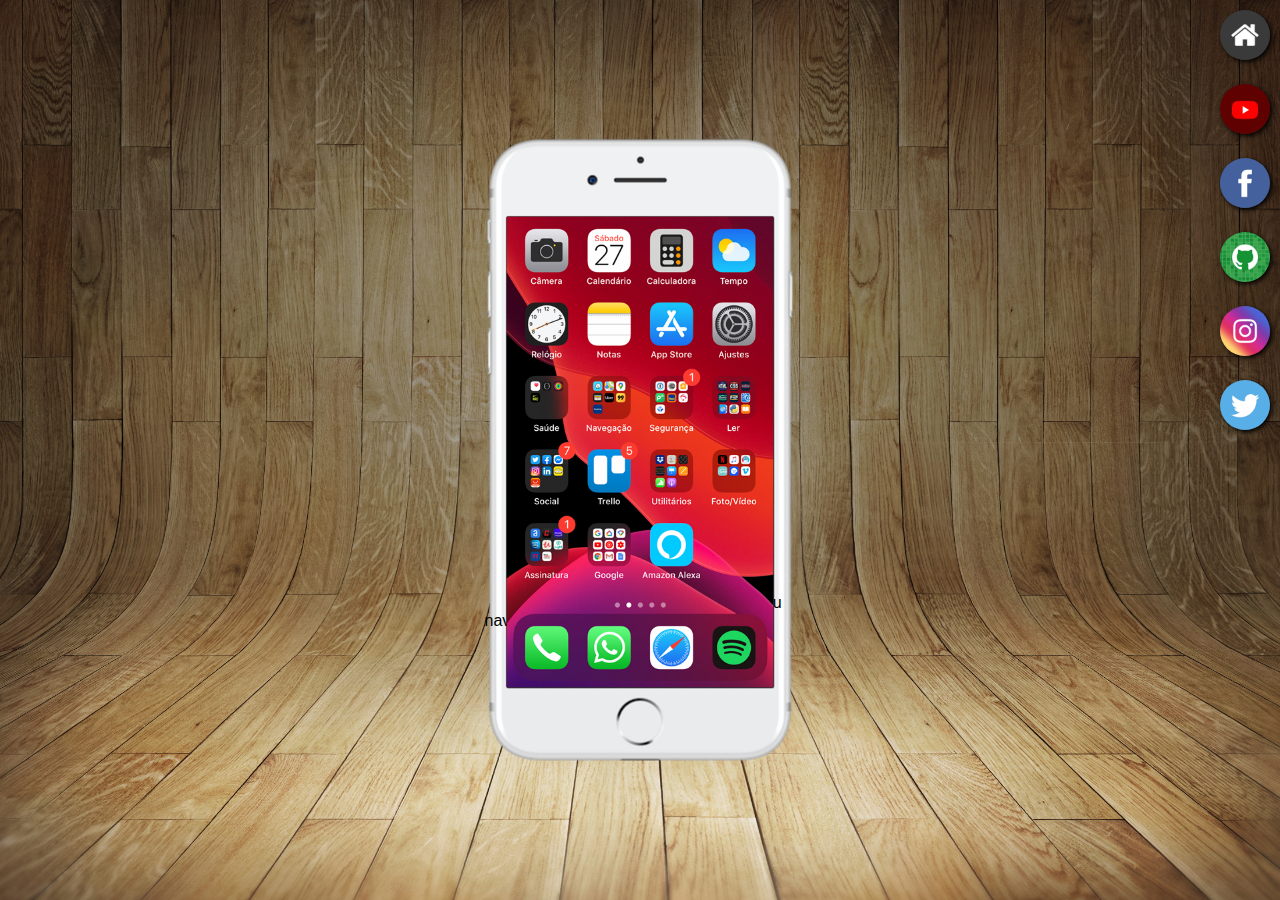
<file: index.html>
<!DOCTYPE html>
<html lang="pt-br">
<head>
    <meta charset="UTF-8">
    <meta name="viewport" content="width=device-width, initial-scale=1.0">
    <title>projeto rede sociais</title>
    <link rel="shortcut icon" href="favicon.ico" type="image/x-icon">
    <link rel="stylesheet" href="stilos/style.css">
</head>
<body>
 <main>
    <section id="telefone">
     <iframe src="home.html" name="tela" id="tela" frameborder="0"></iframe>
     seu navegador não compatível com isso
    </section>
    <section id="redes-sociais">
     <a href="home.html" target="tela"><img src="imagens/logo-home.jpg" alt="home"></a><br>
     <a href="youtube.html" target="tela"><img src="imagens/logo-youtube.jpg" alt="youtube"></a><br>
     <a href="facebook.html" target="tela"><img src="imagens/logo-facebook.jpg" alt="facebook"></a><br>
     <a href="github.html" target="tela"><img src="imagens/logo-github.jpg" alt="github"></a><br>
     <a href="instagram.html" target="tela"><img src="imagens/logo-instagram.jpg" alt="instagram"></a><br>
     <a href="#" target="tela"><img src="imagens/logo-twitter.jpg" alt="twiter"></a>
    </section>
 </main>
    
</body>
</html>
</file>
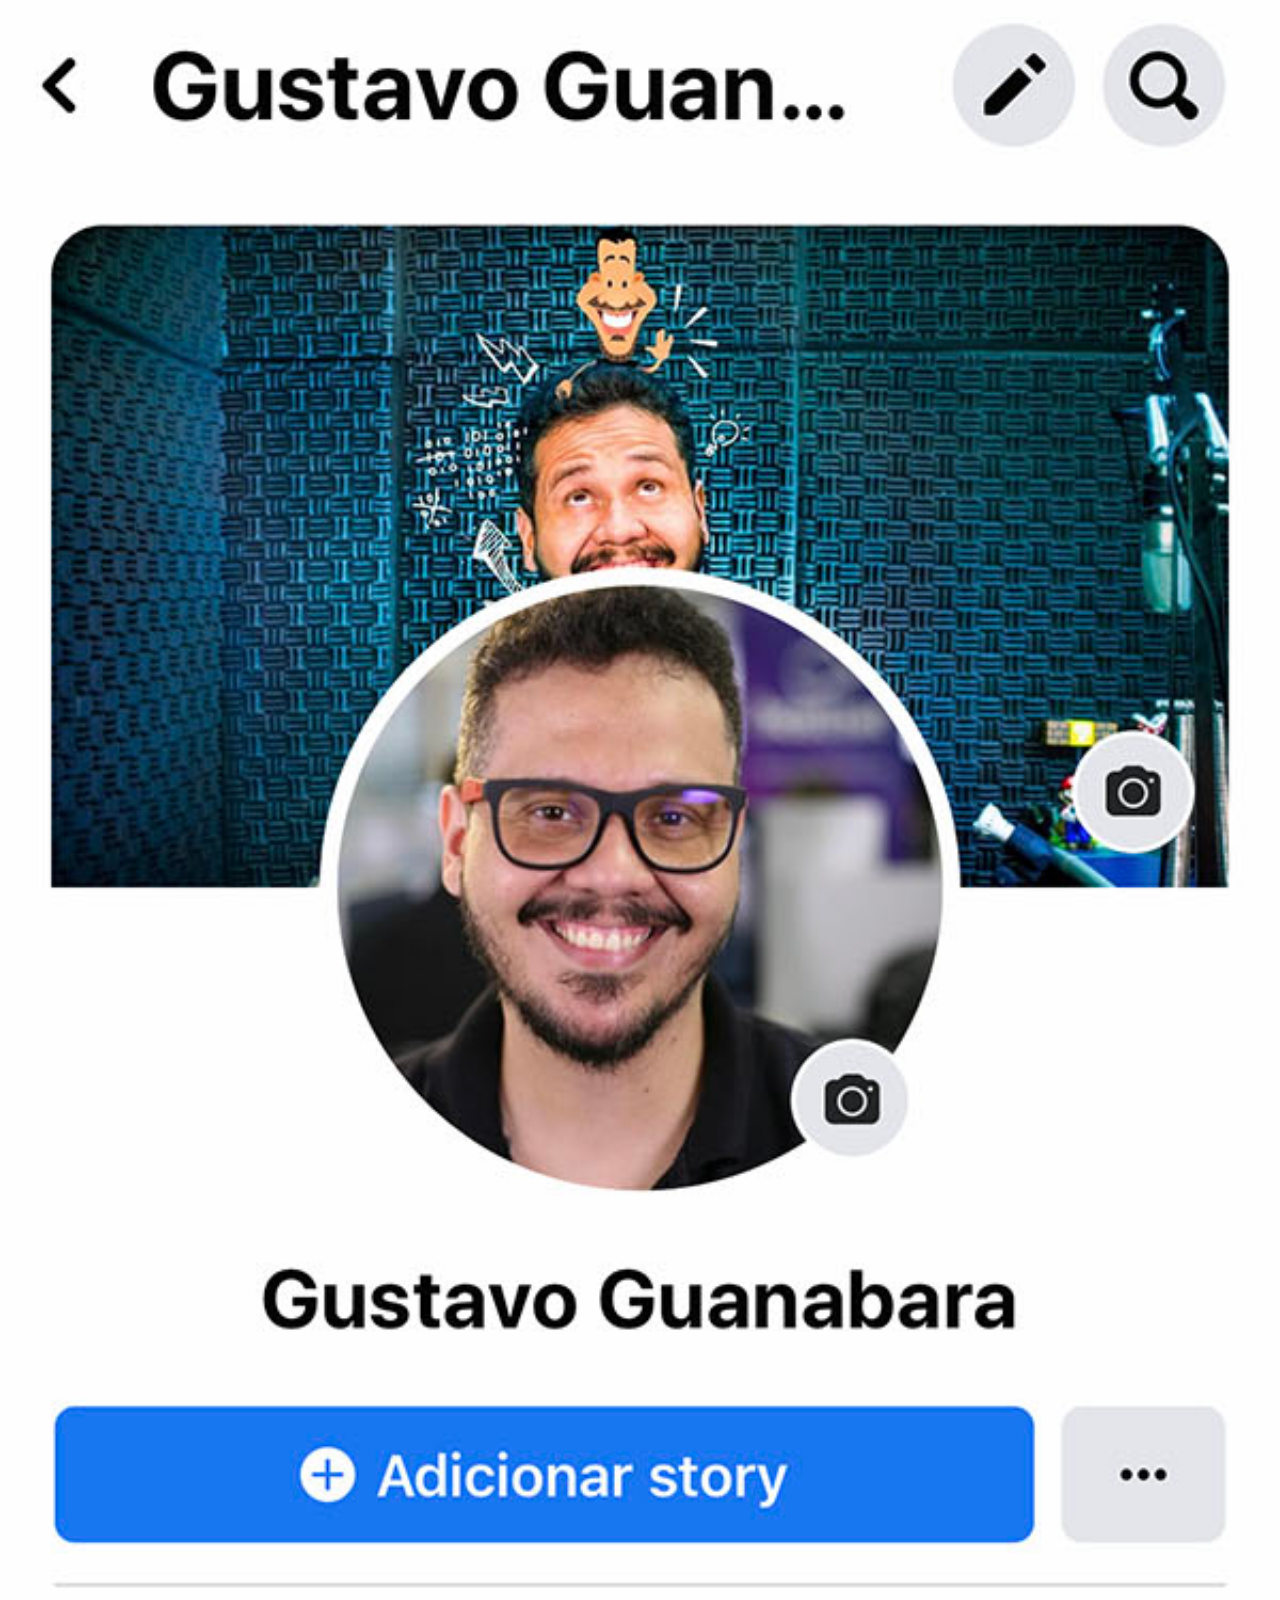
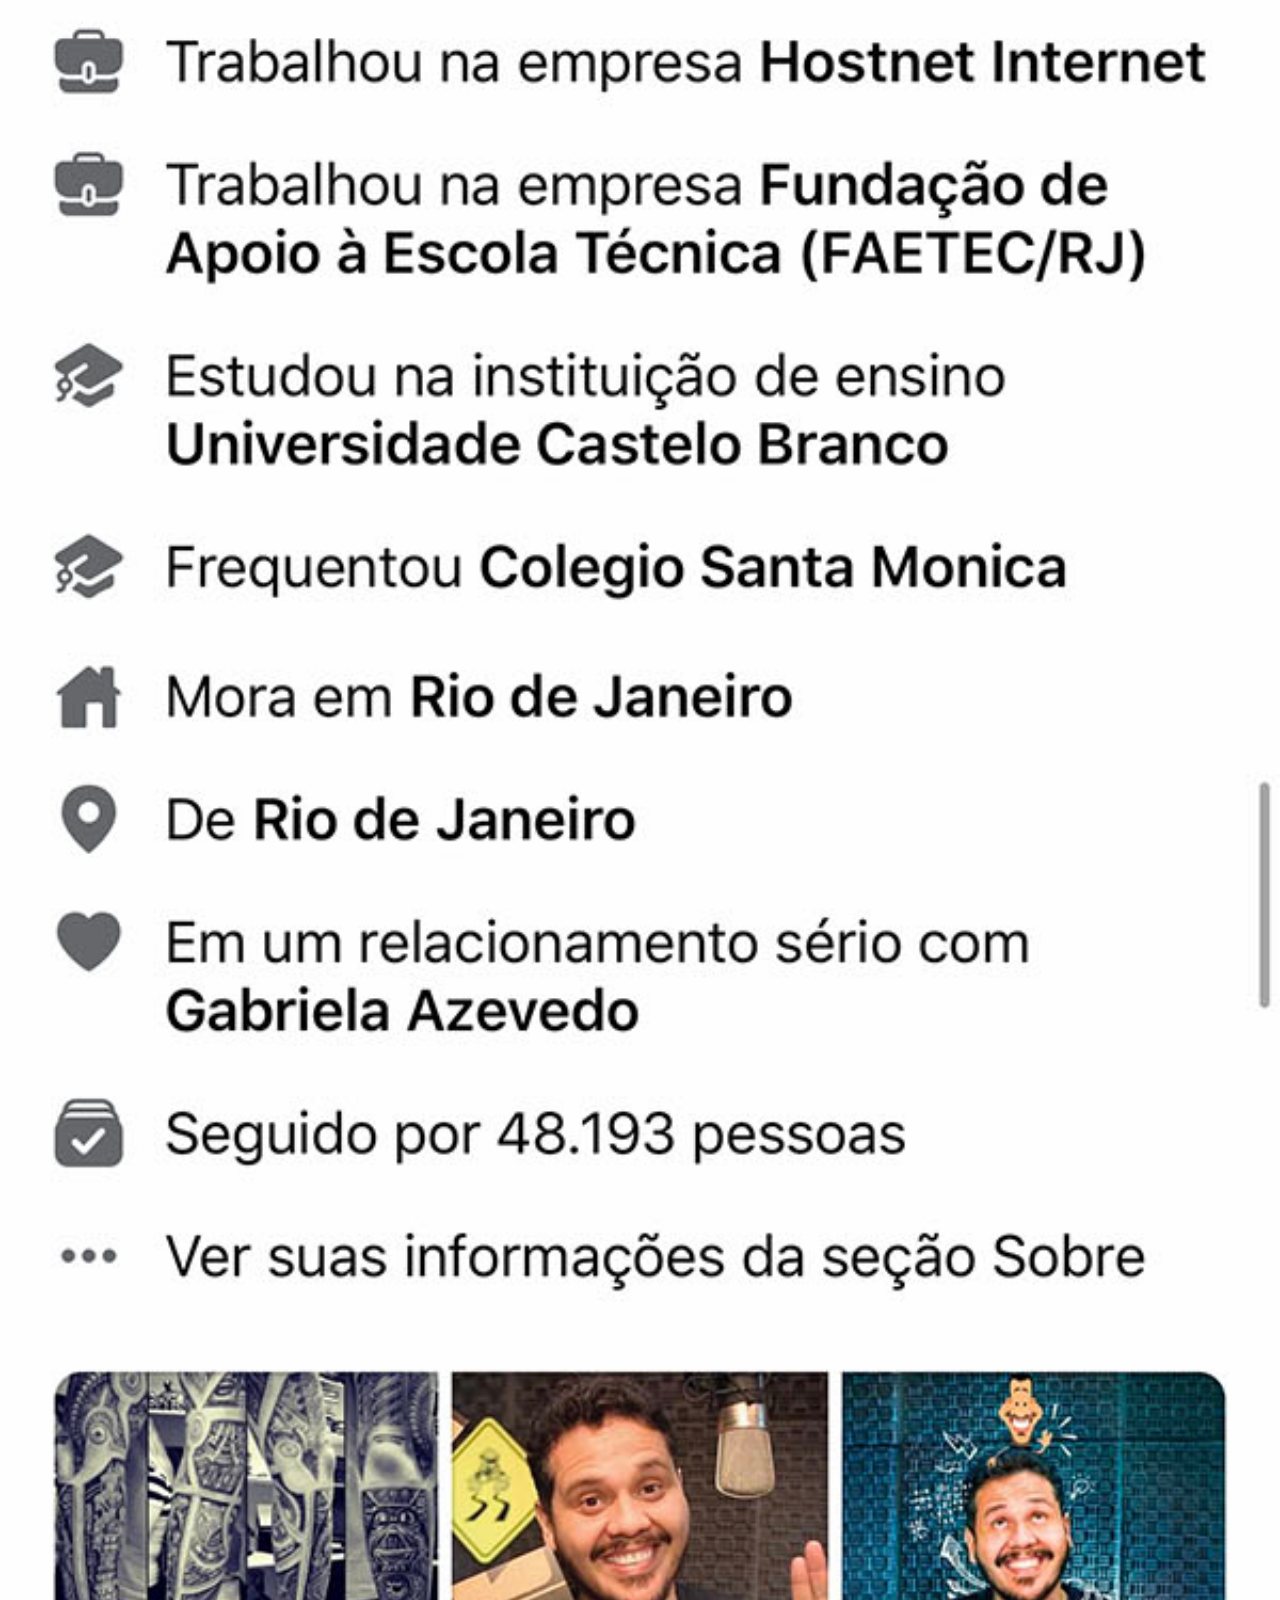
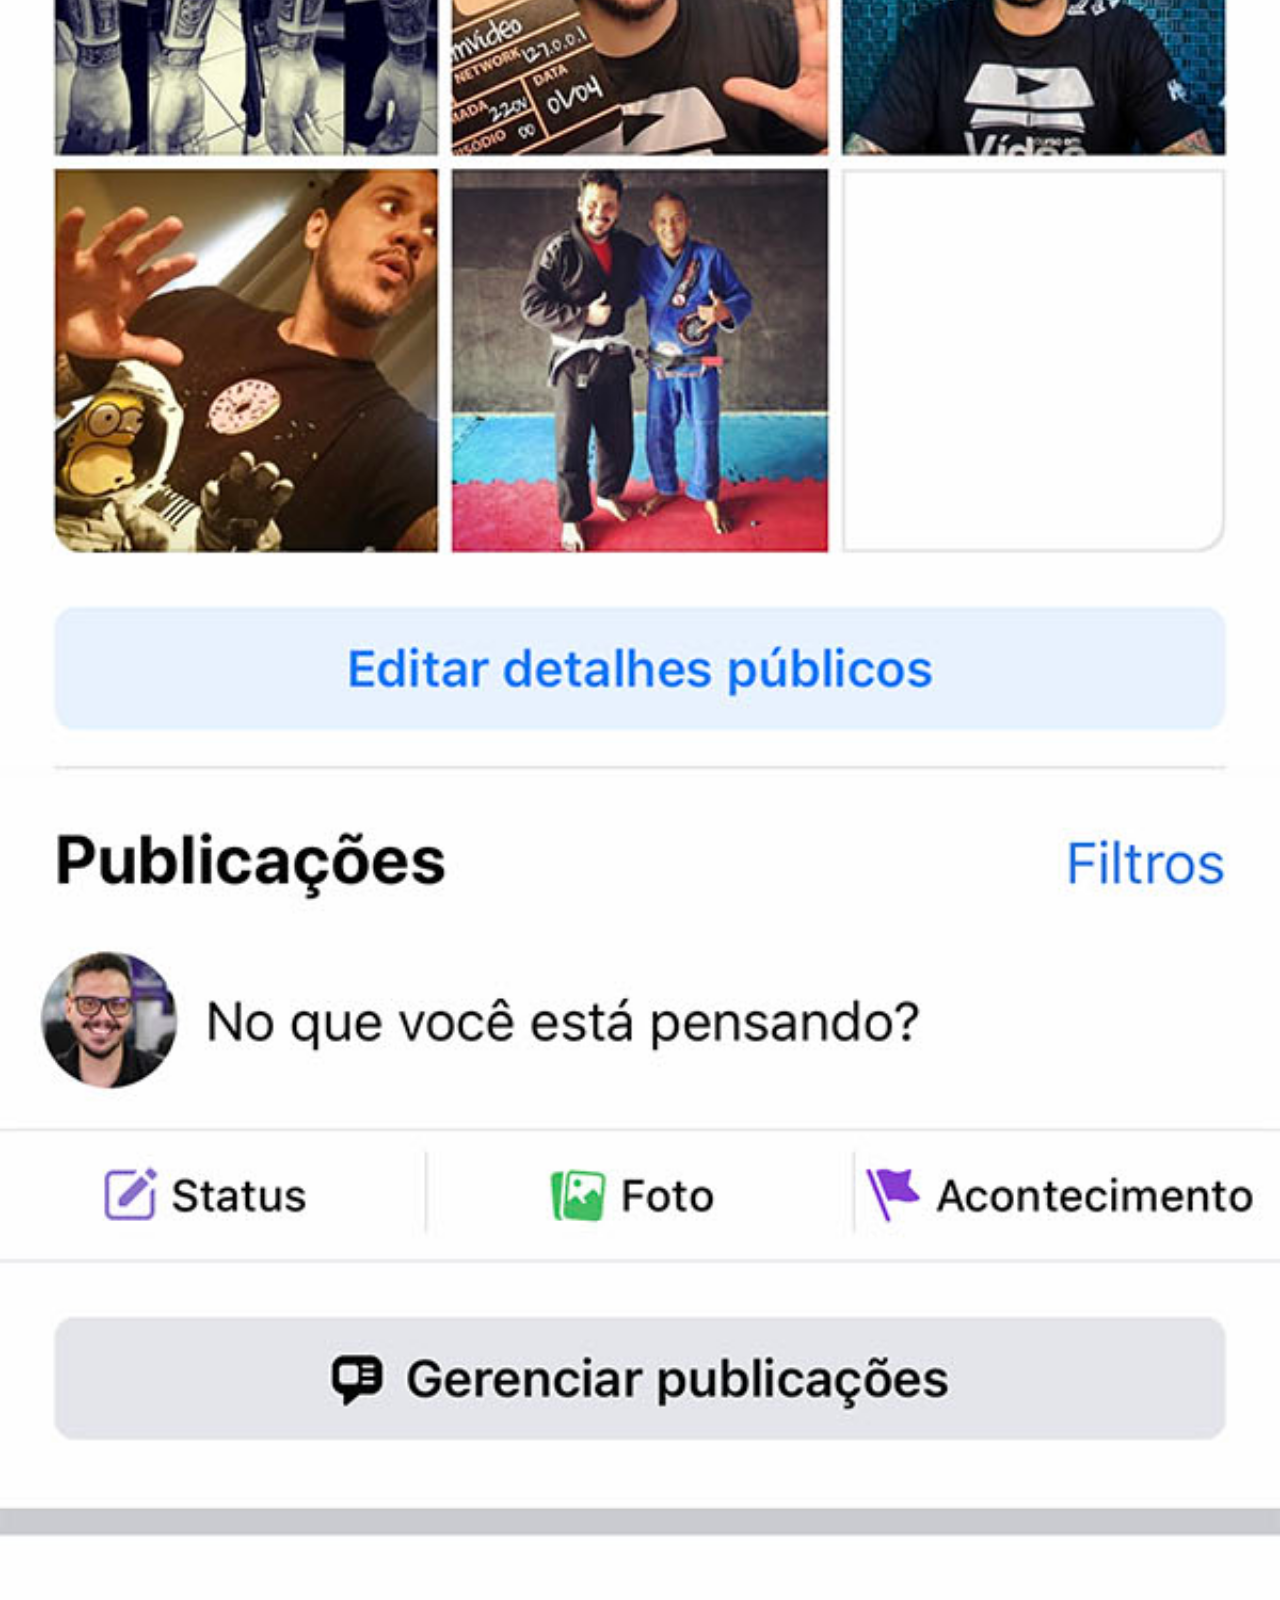
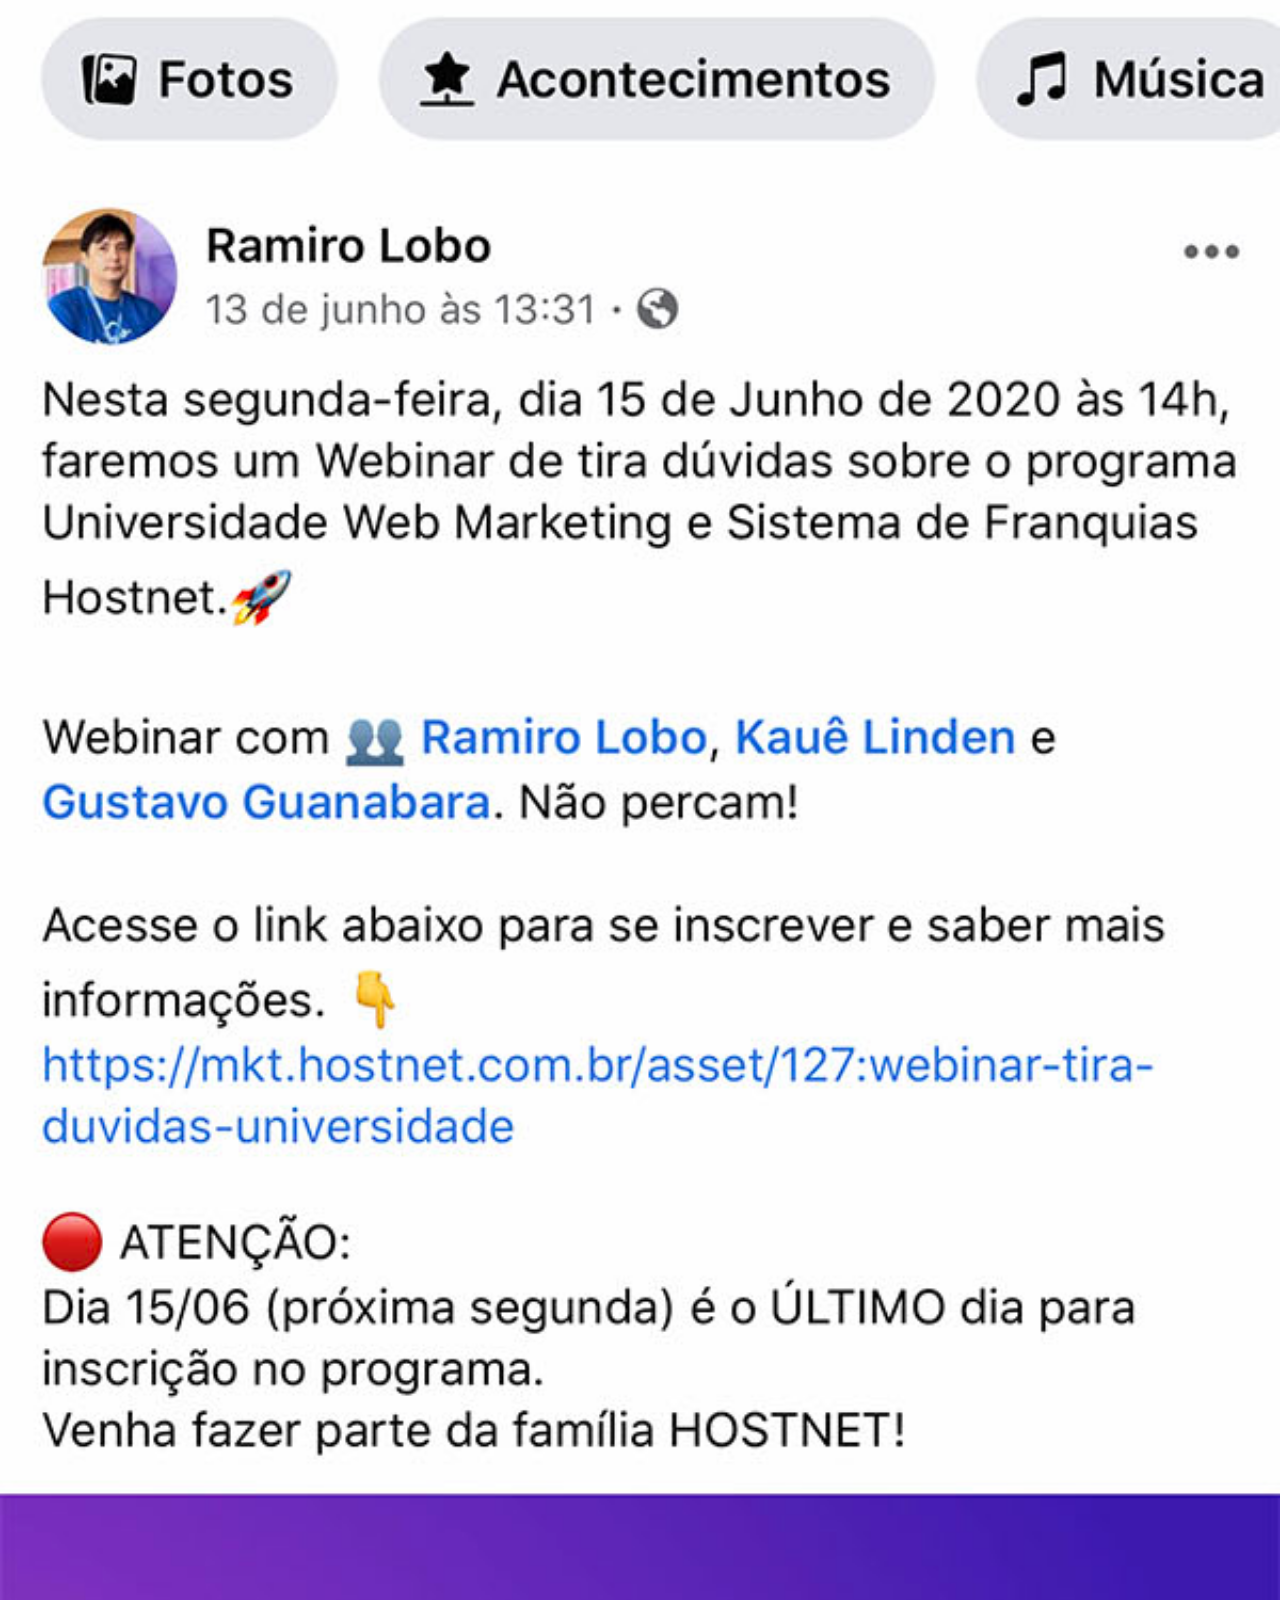
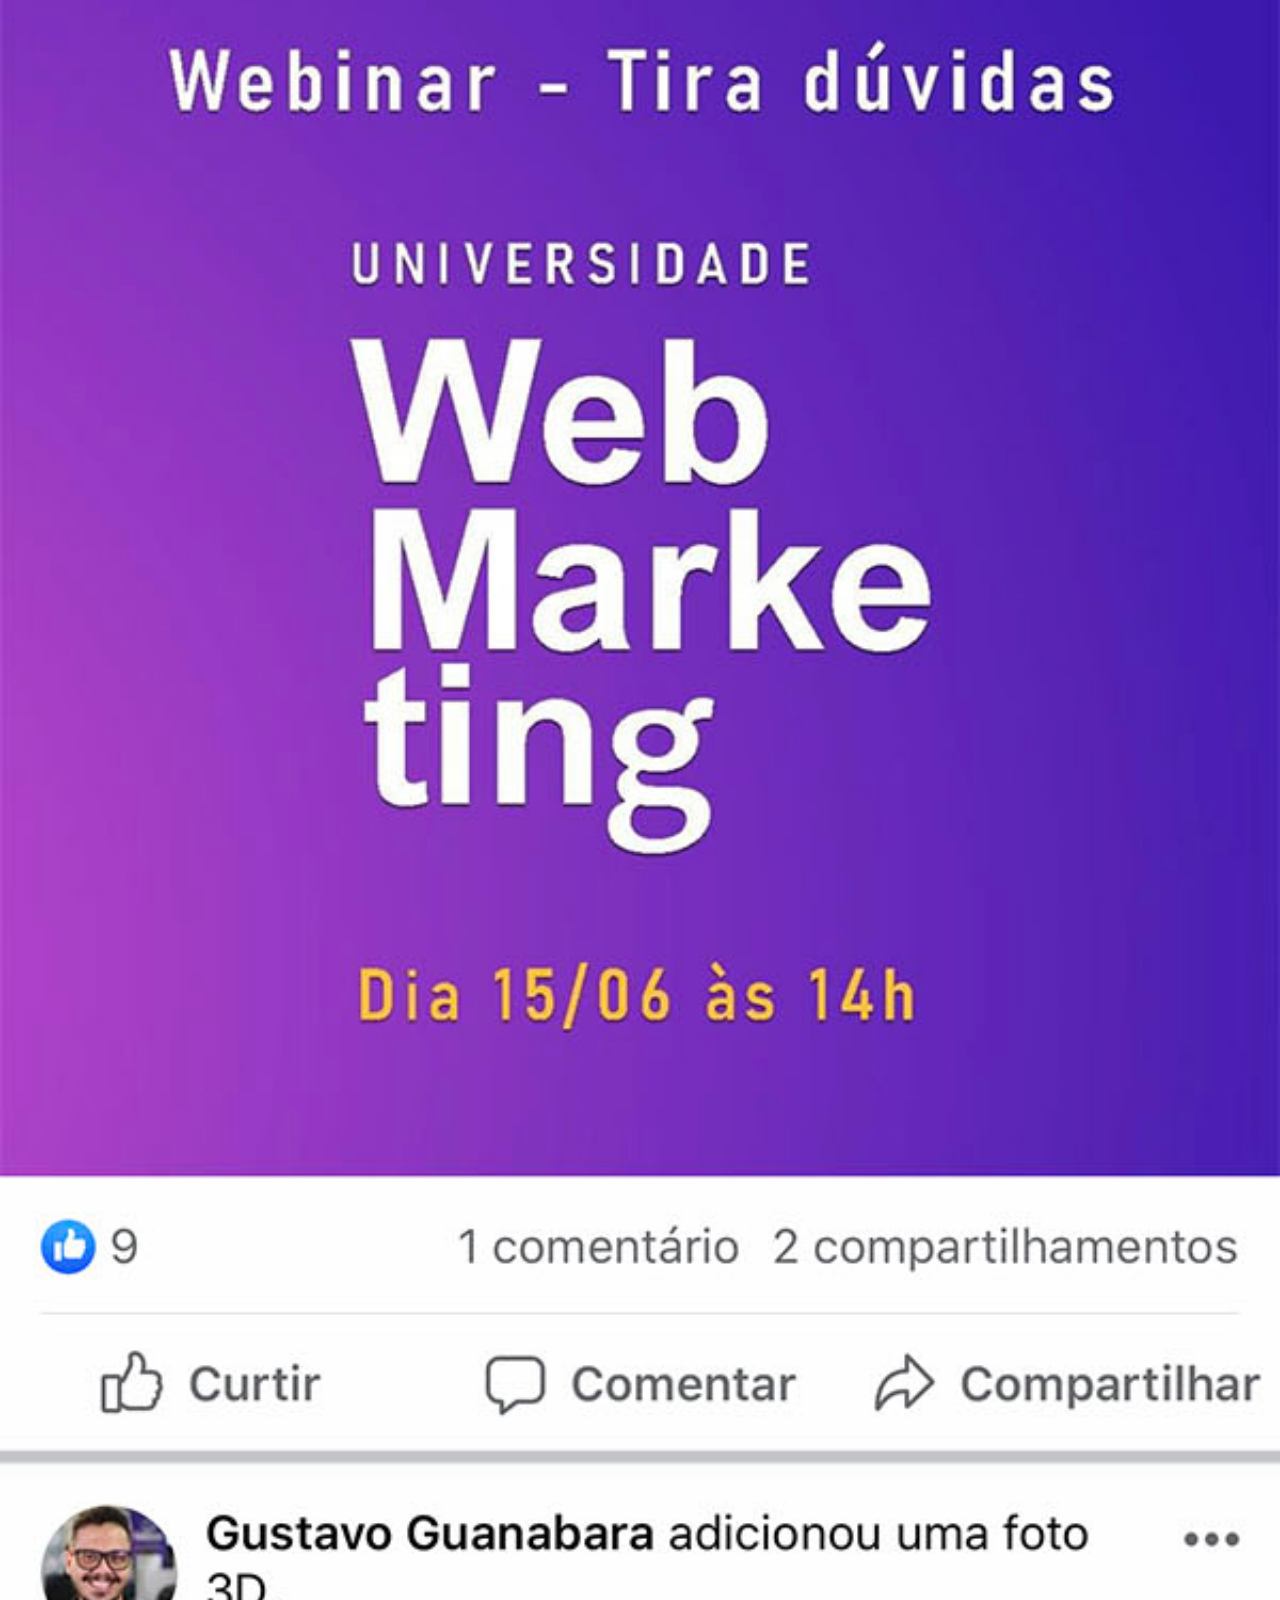
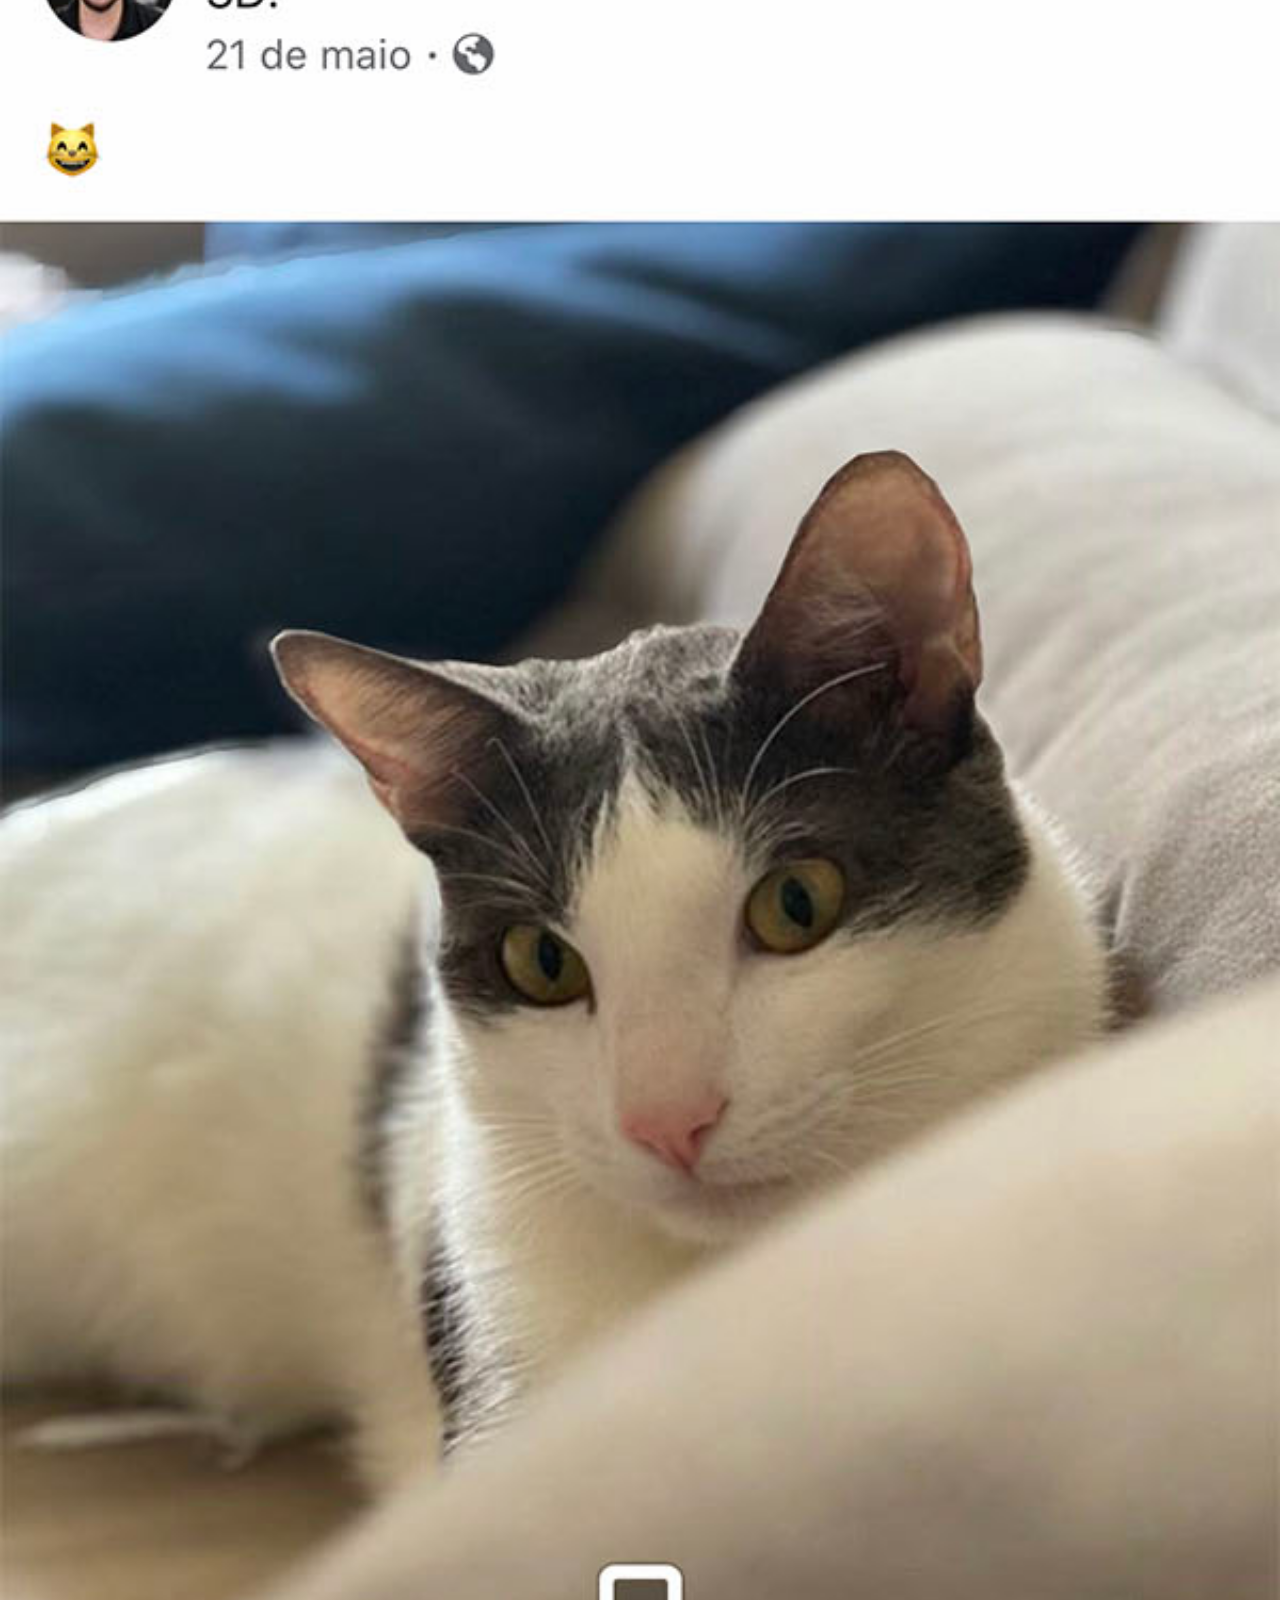
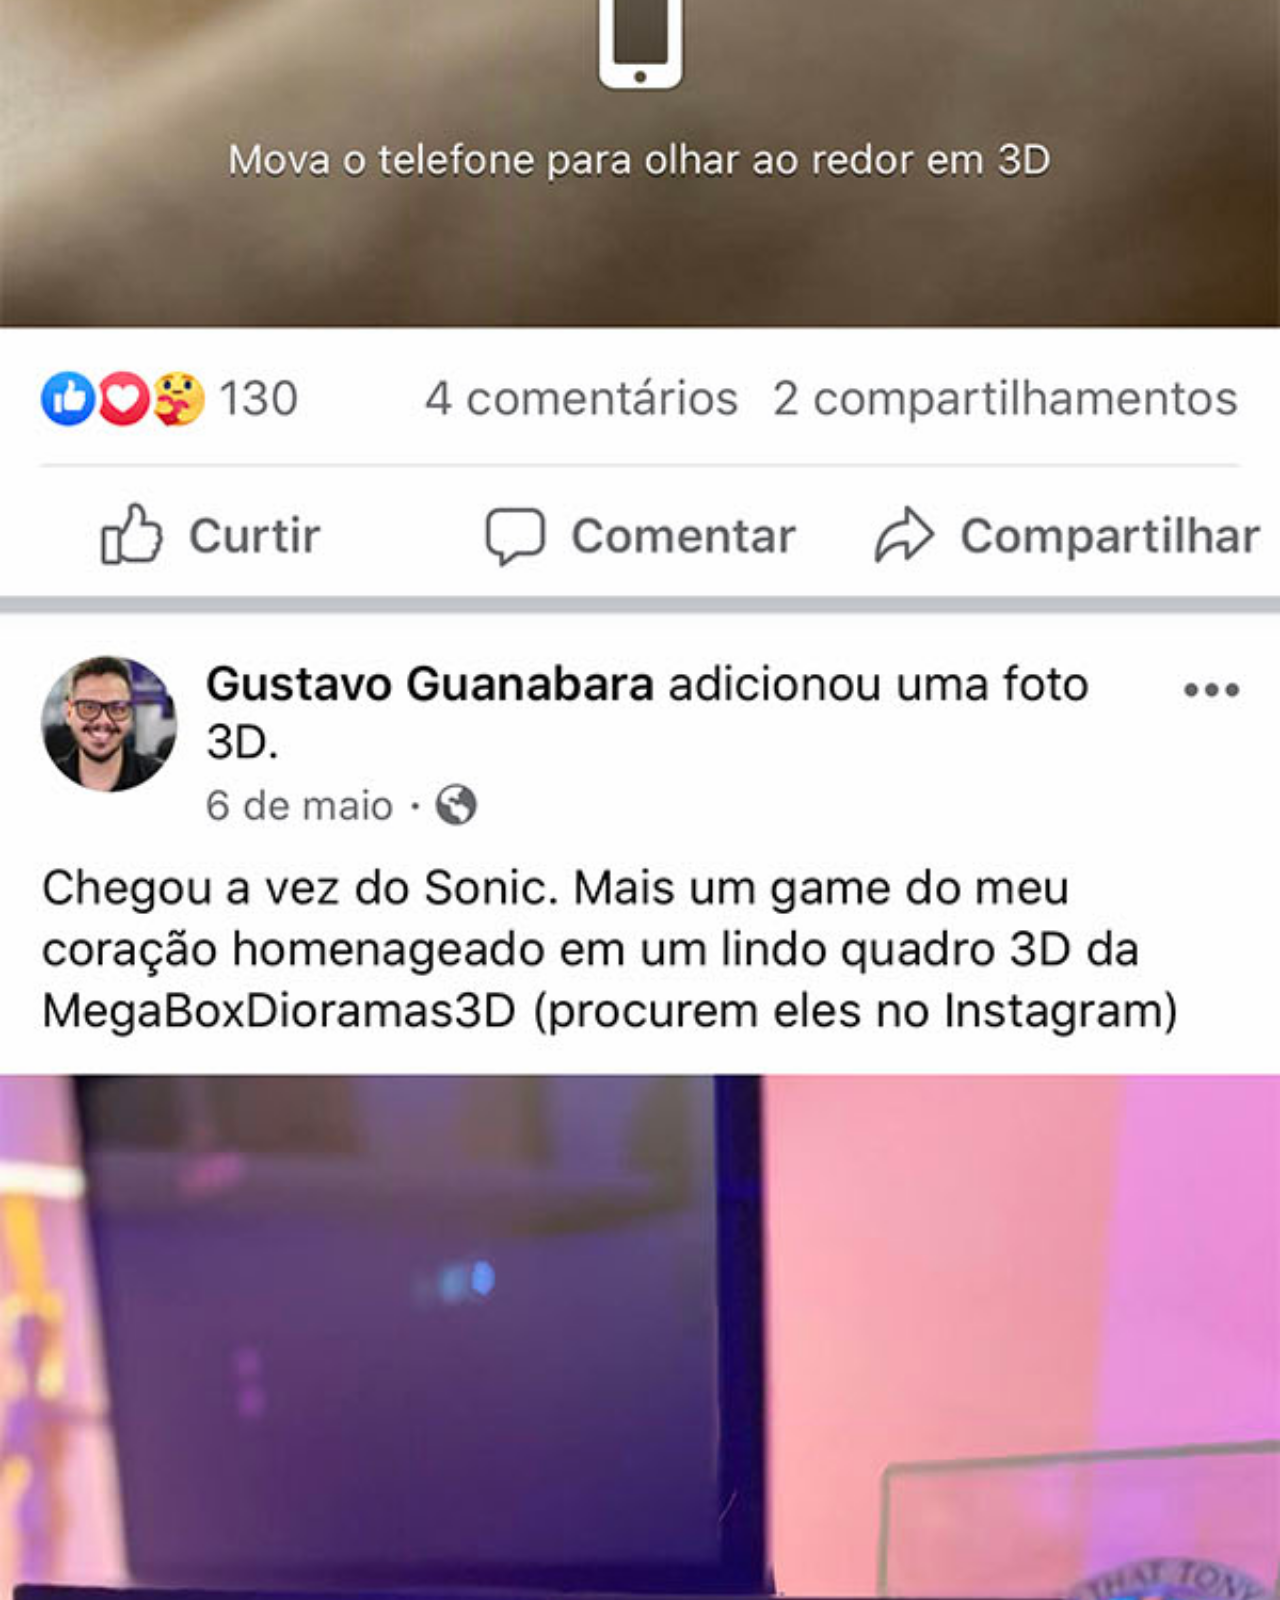
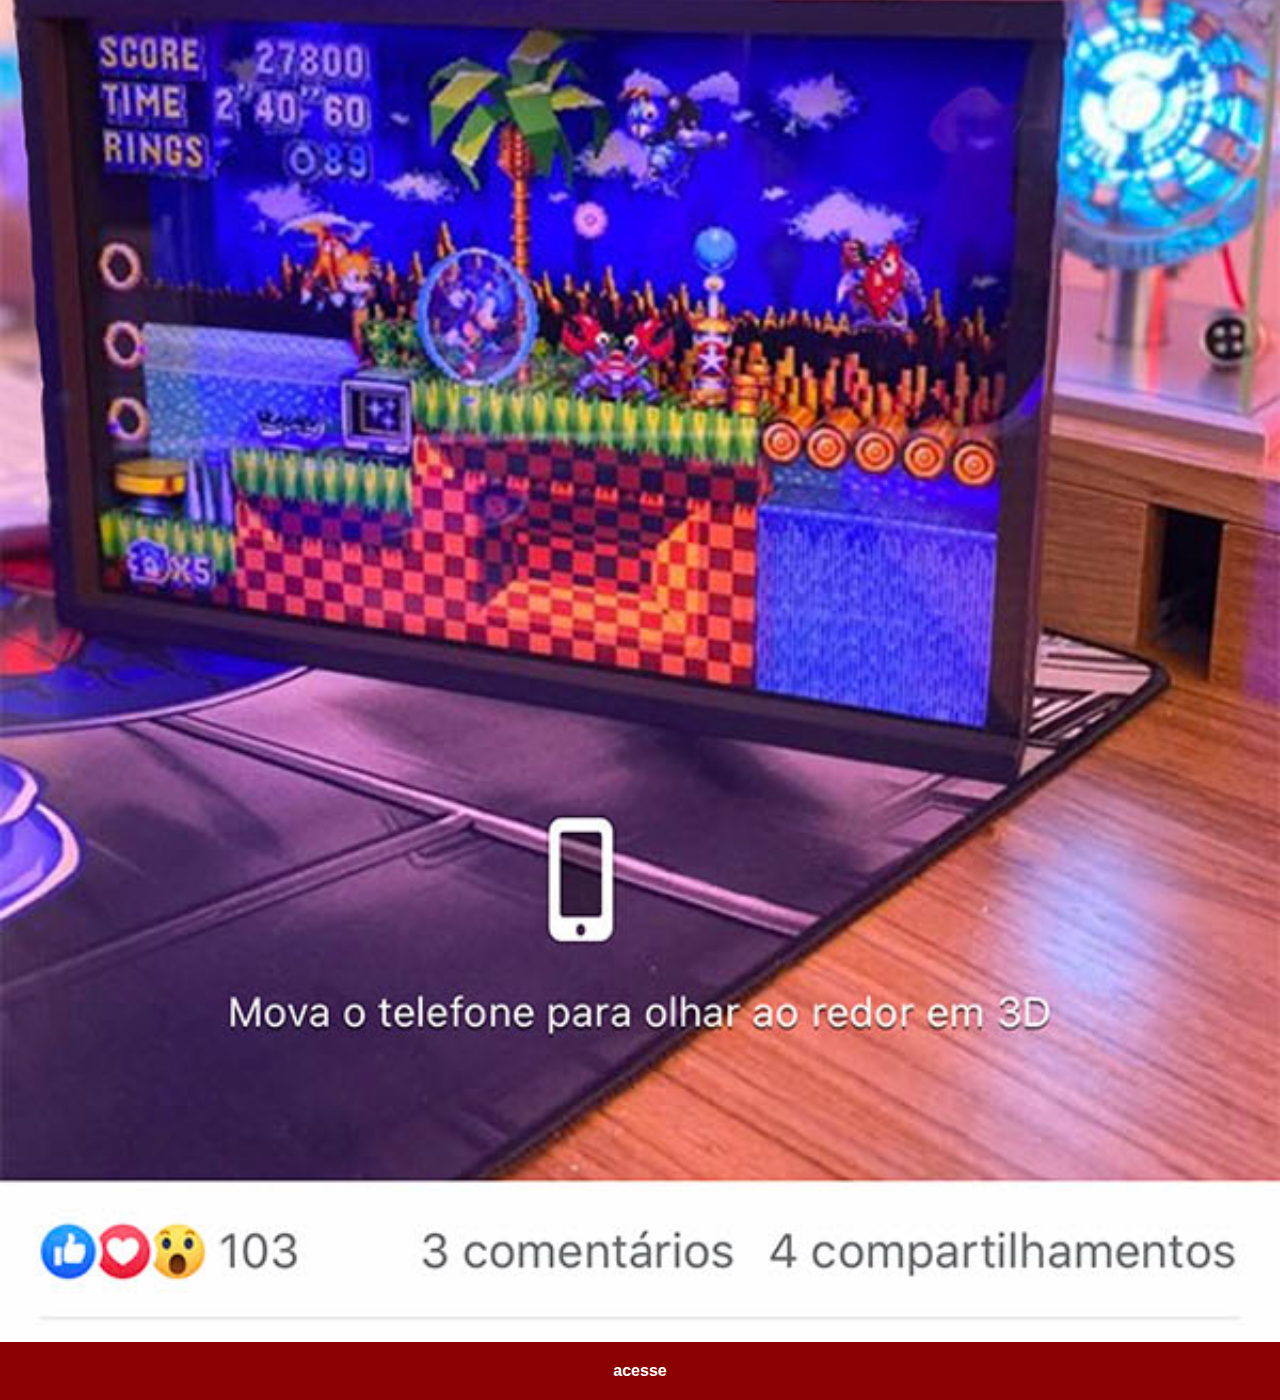
<file: facebook.html>
<!DOCTYPE html>
<html lang="pt-br">
    <link rel="stylesheet" href="estilos/social.css">
<head>
    <meta charset="UTF-8">
    <meta name="viewport" content="width=device-width, initial-scale=1.0">
    <title>facebook</title>
</head>
<body>
    <img src="imagens/tela-facebook.jpg" alt="facebook">
    <a href="https://www.facebook.com/?locale=pt_BR" target="_blank">acesse</a>
</body>
</html>
</file>
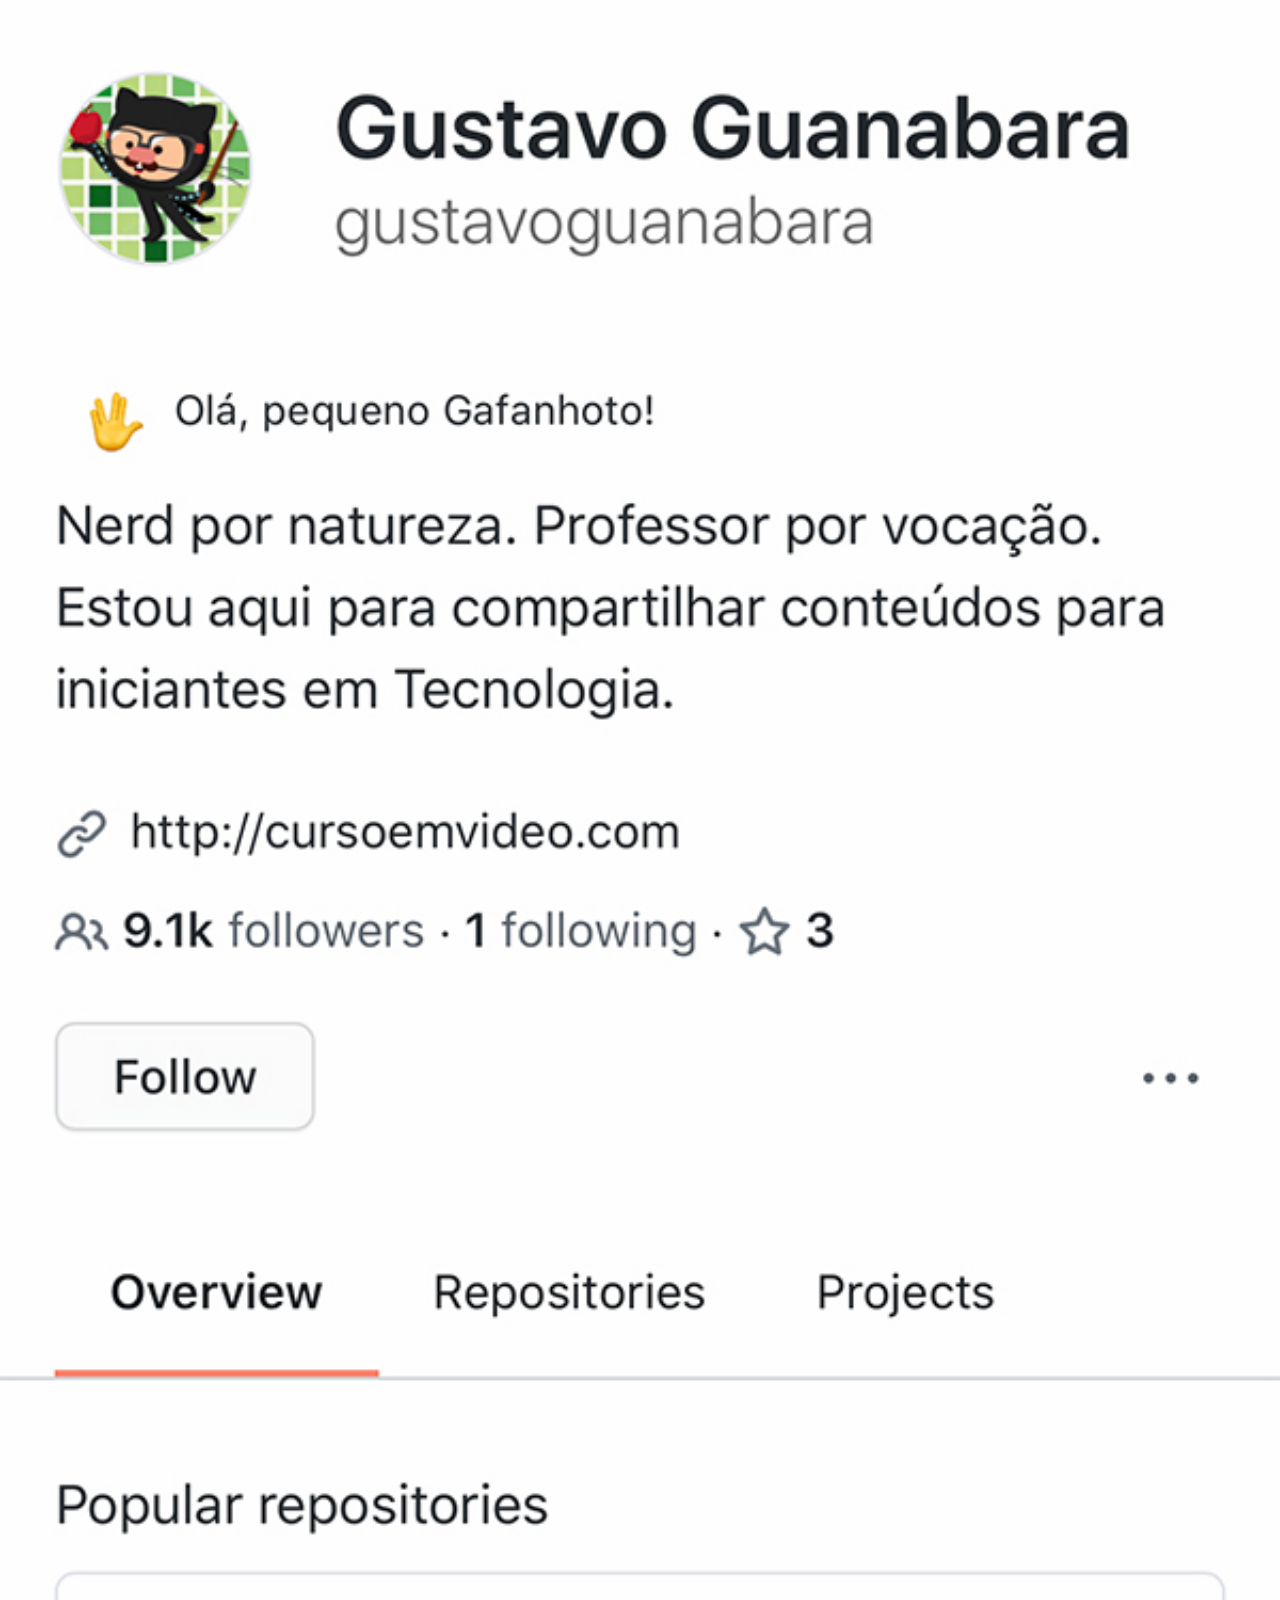
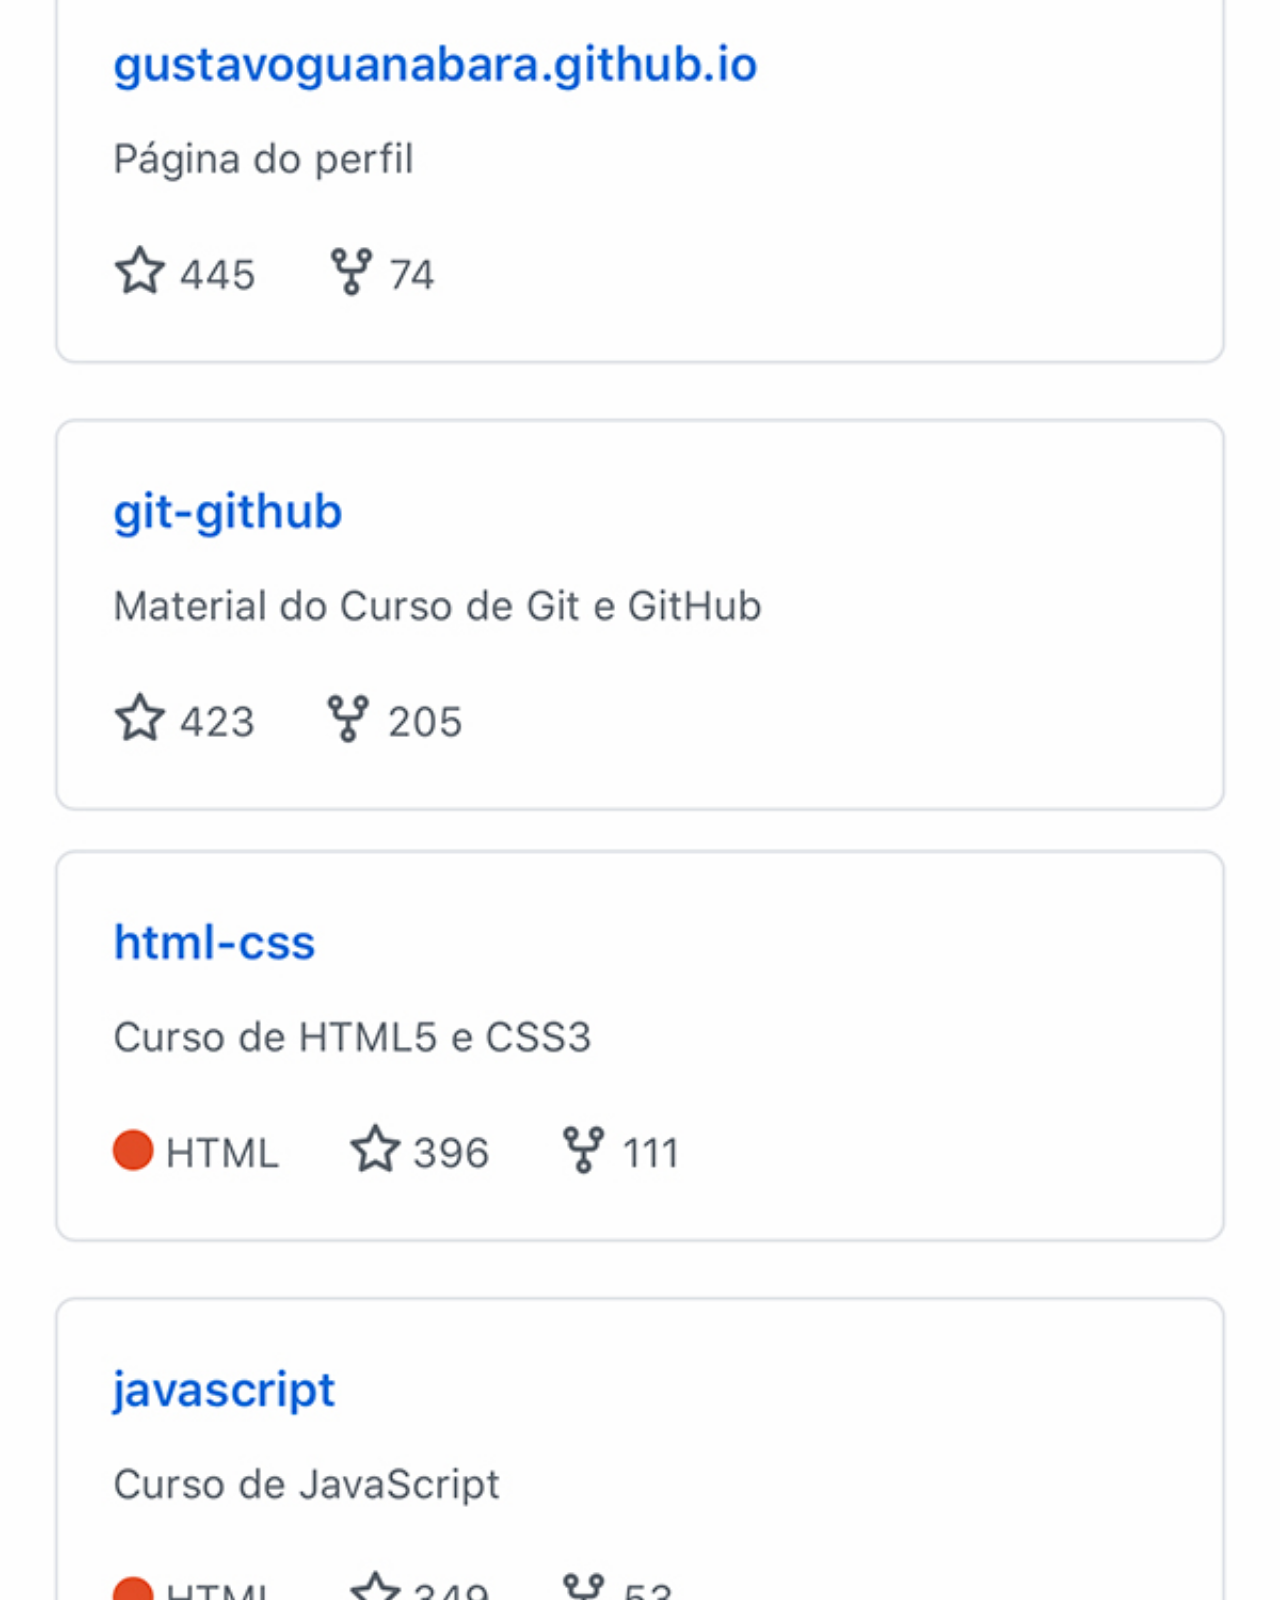
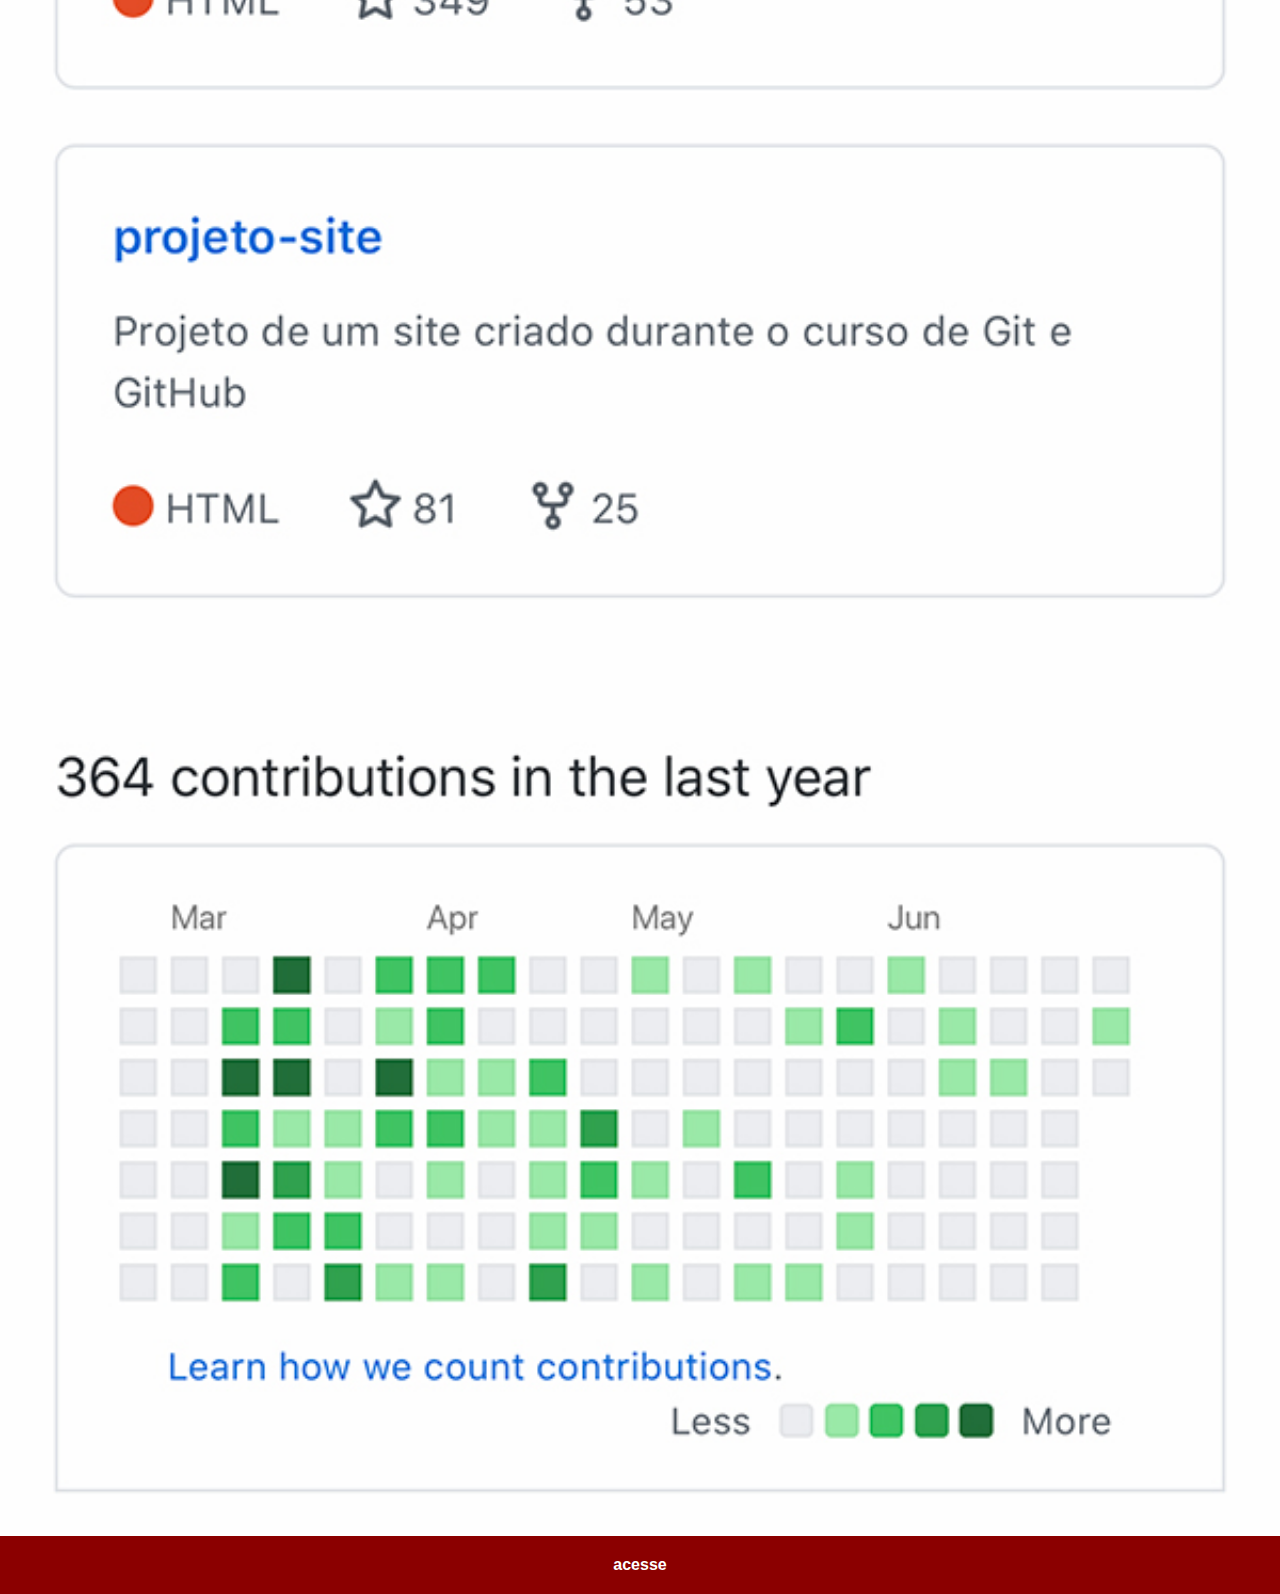
<file: github.html>
<!DOCTYPE html>
<html lang="pt-br">
<head>
    <meta charset="UTF-8">
    <meta name="viewport" content="width=device-width, initial-scale=1.0">
    <title>github</title>
    <link rel="stylesheet" href="estilos/social.css">
</head>
<body>
    <img src="imagens/tela-github.jpg" alt="github">
    <a href="https://github.com/01devjhonatansilva" target="_blank">acesse</a>
</body>
</html>
</file>
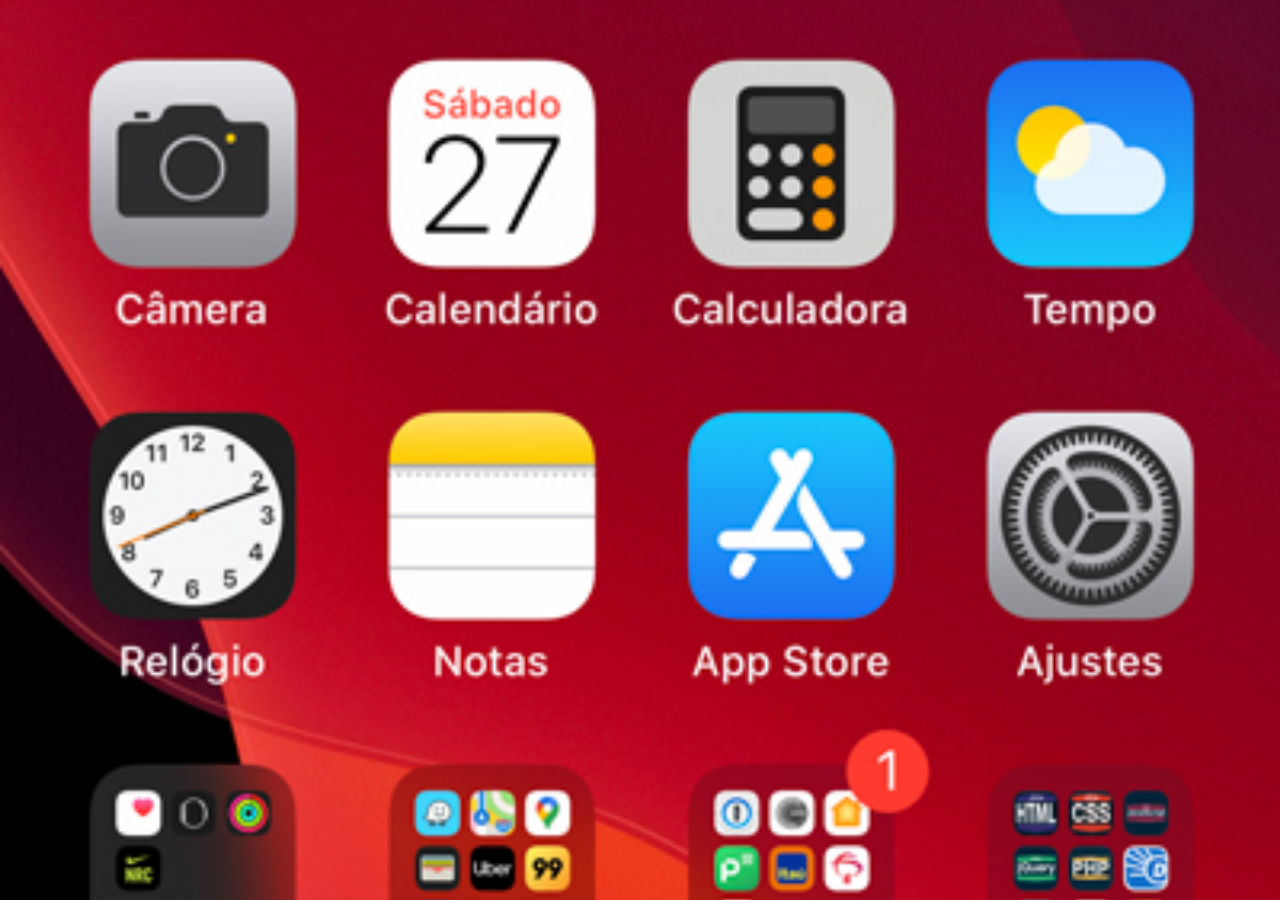
<file: home.html>
<!DOCTYPE html>
<html lang="pt-br">
<head>
    <meta charset="UTF-8">
    <meta name="viewport" content="width=device-width, initial-scale=1.0">
    <title>home</title>
</head>
<!--nesse exemplo é uma home sem body apenas um html com style-->
 <style>
    * {
        margin: 0px;
        padding: 0px;

    }
    body {
       height: 100vh;
       width: 100vw;
       background: black url(imagens/tela-home.jpg) no-repeat top center;
       background-size: cover;

    }


 </style>

<body>
    
</body>
</html>
</file>
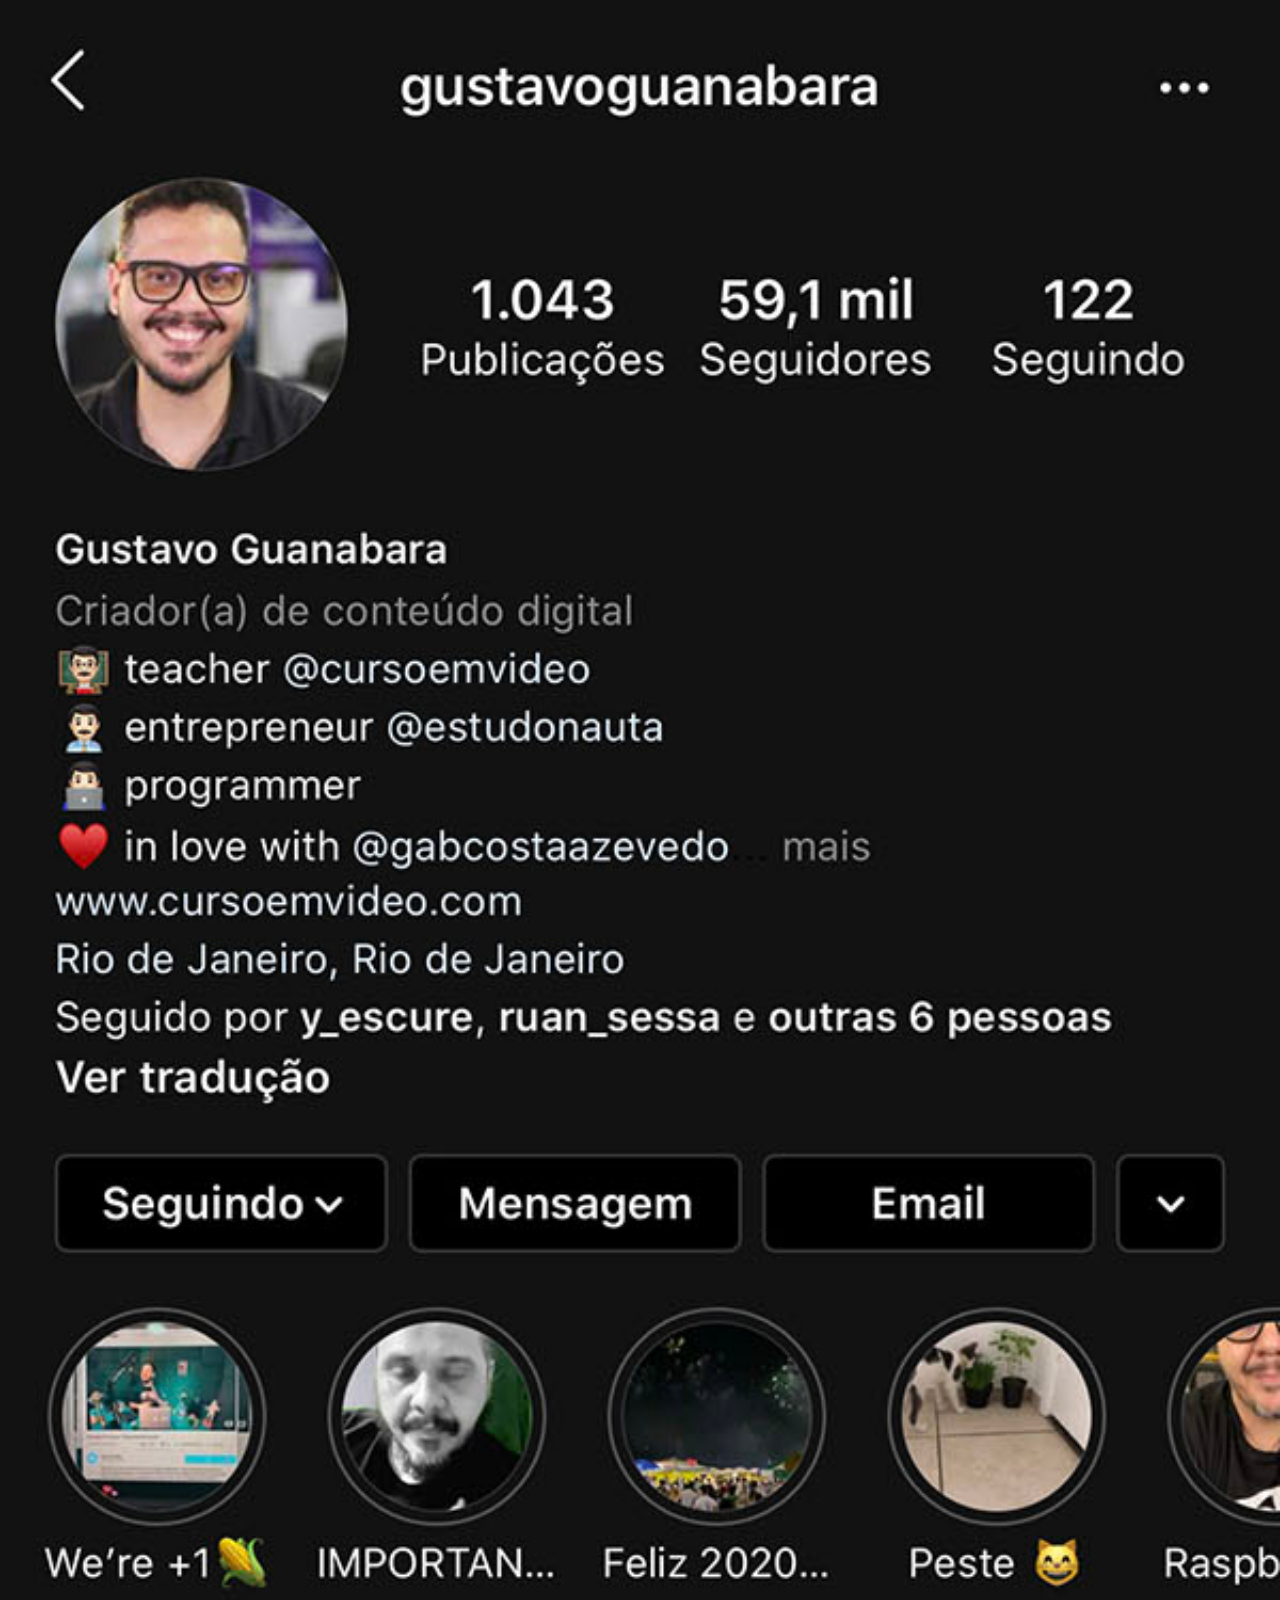
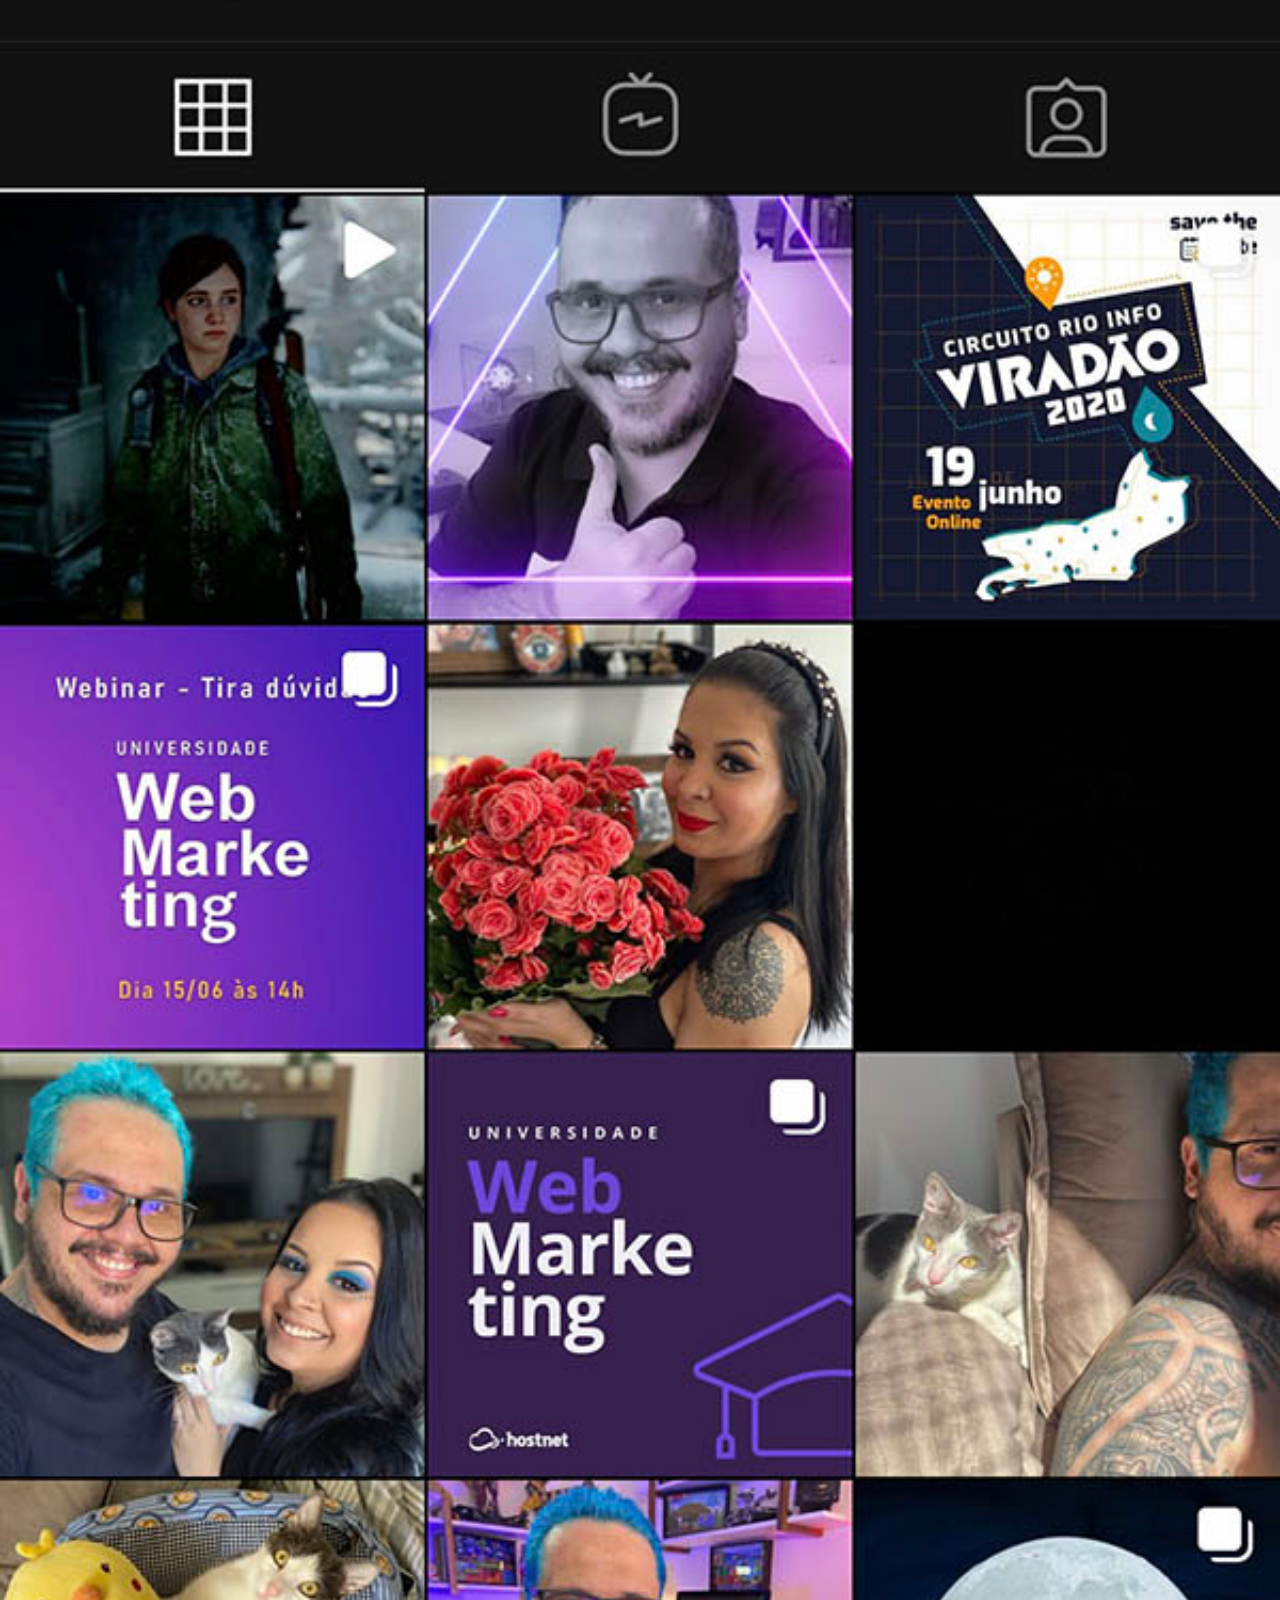
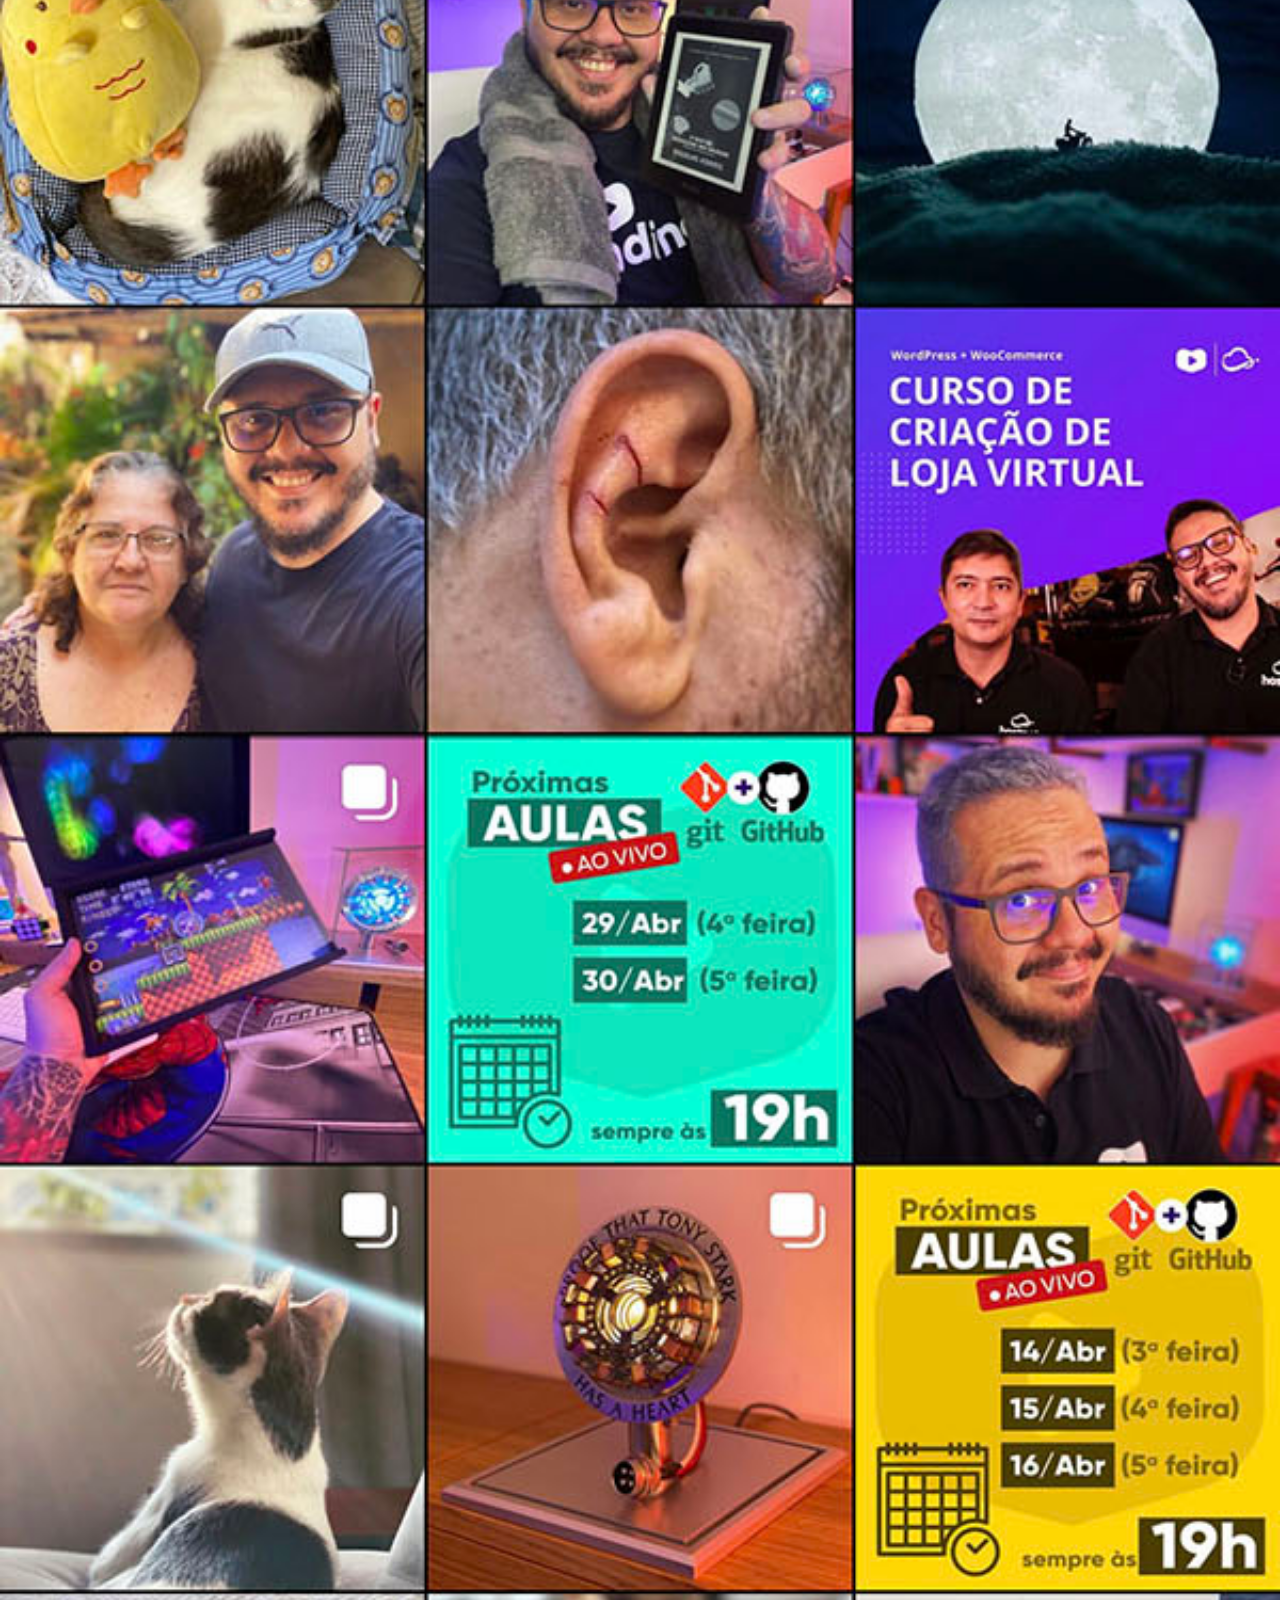
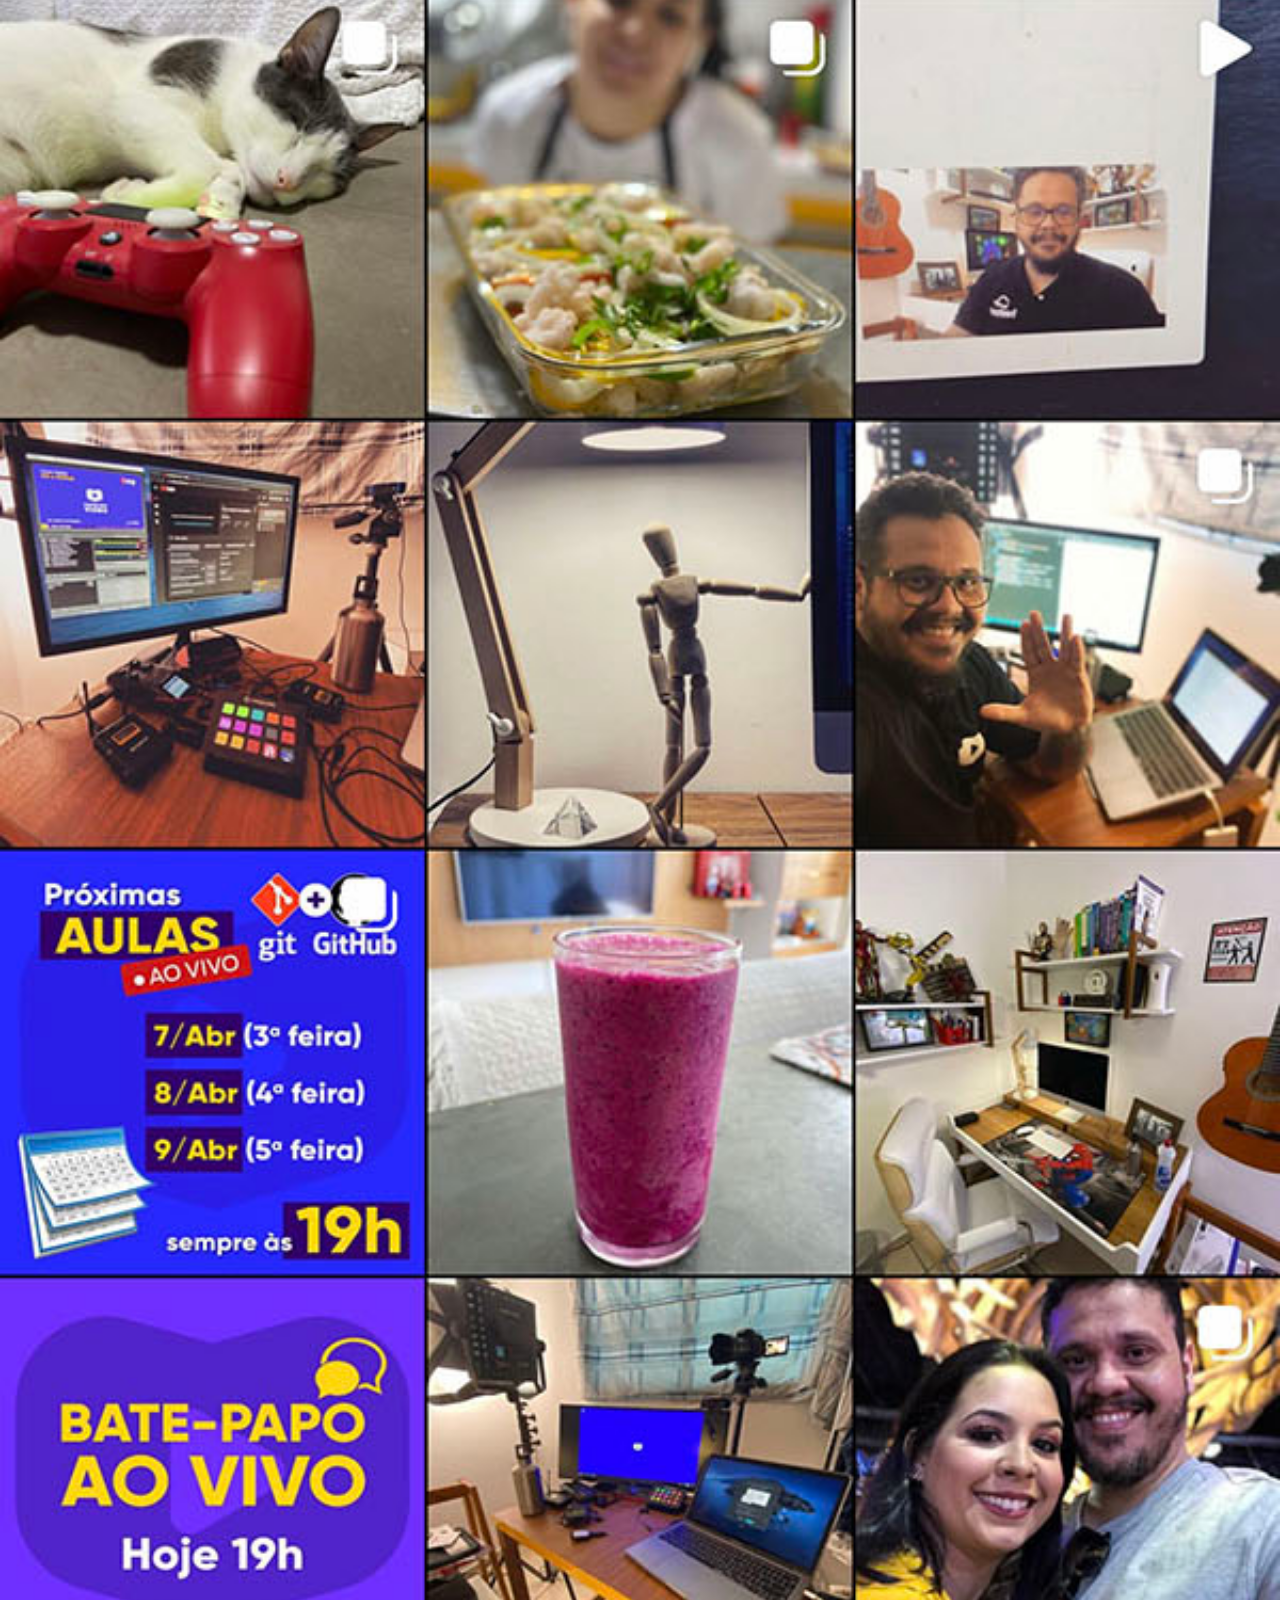
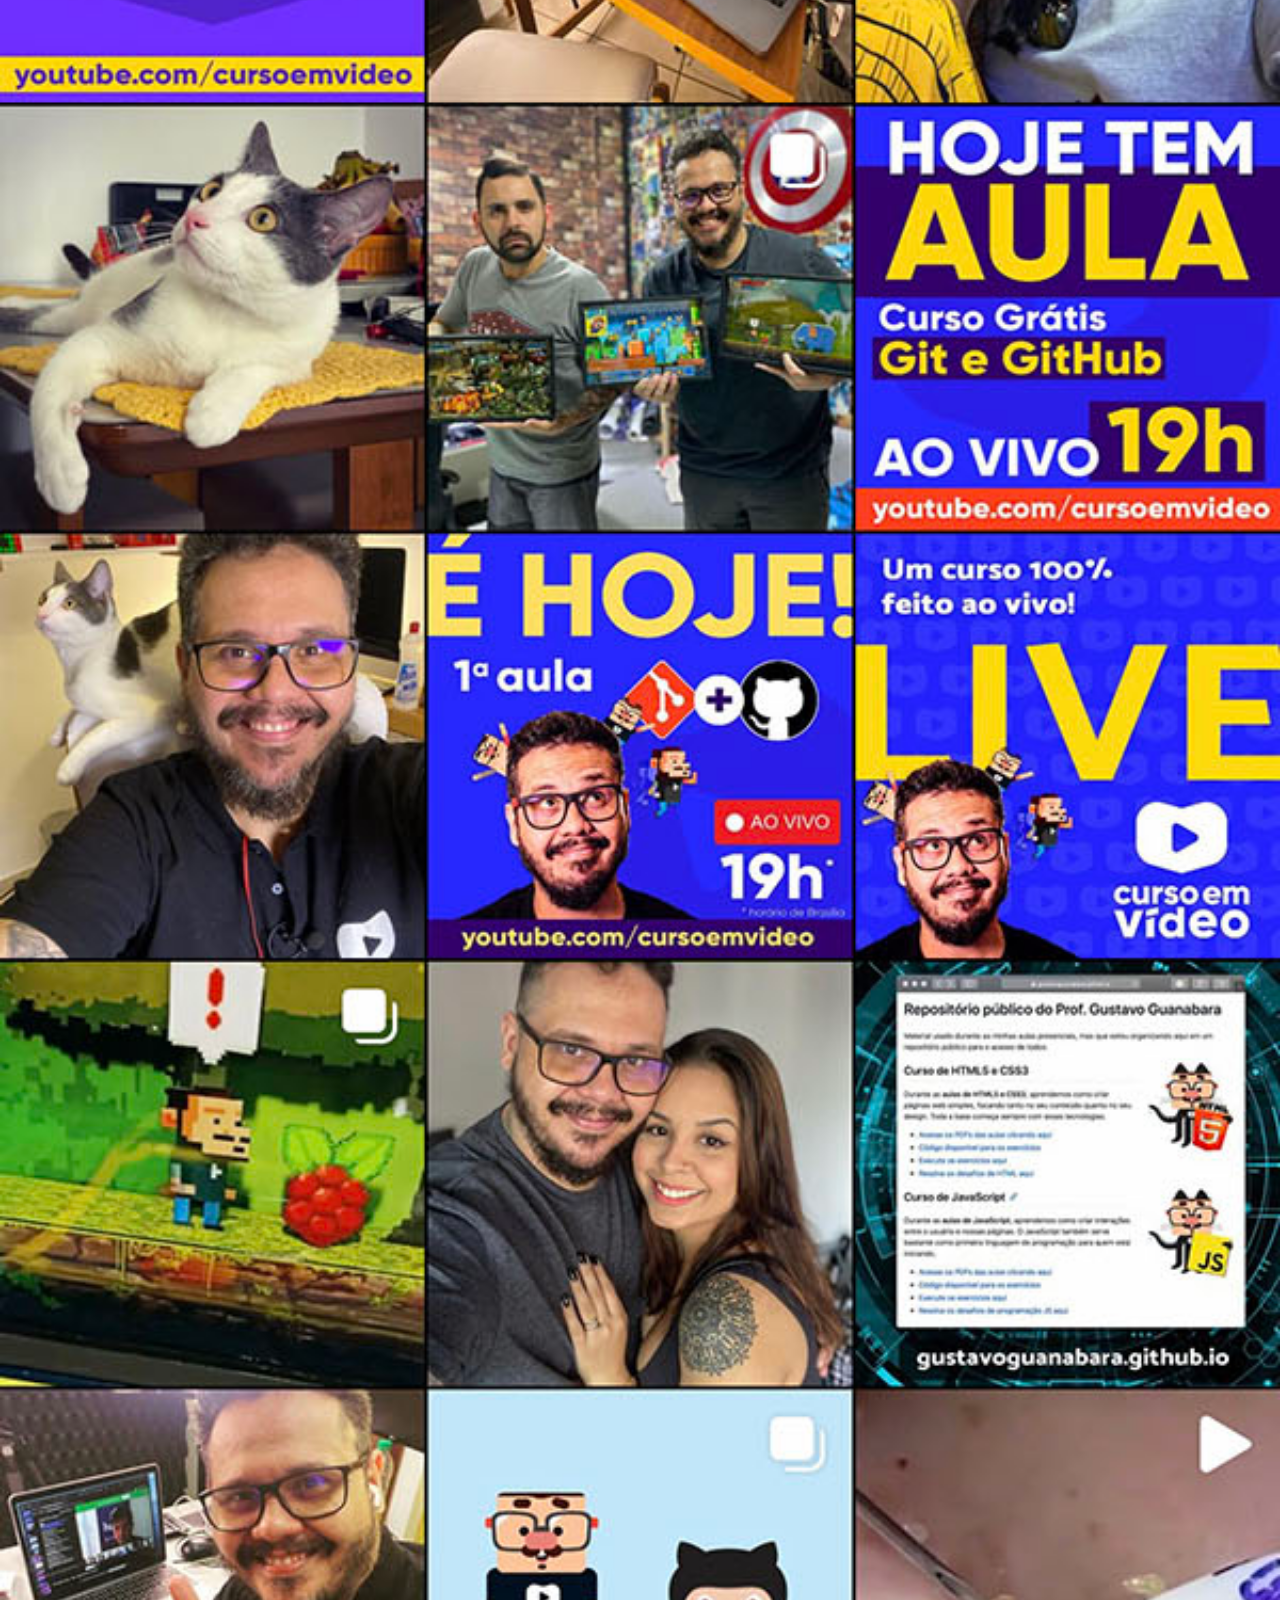
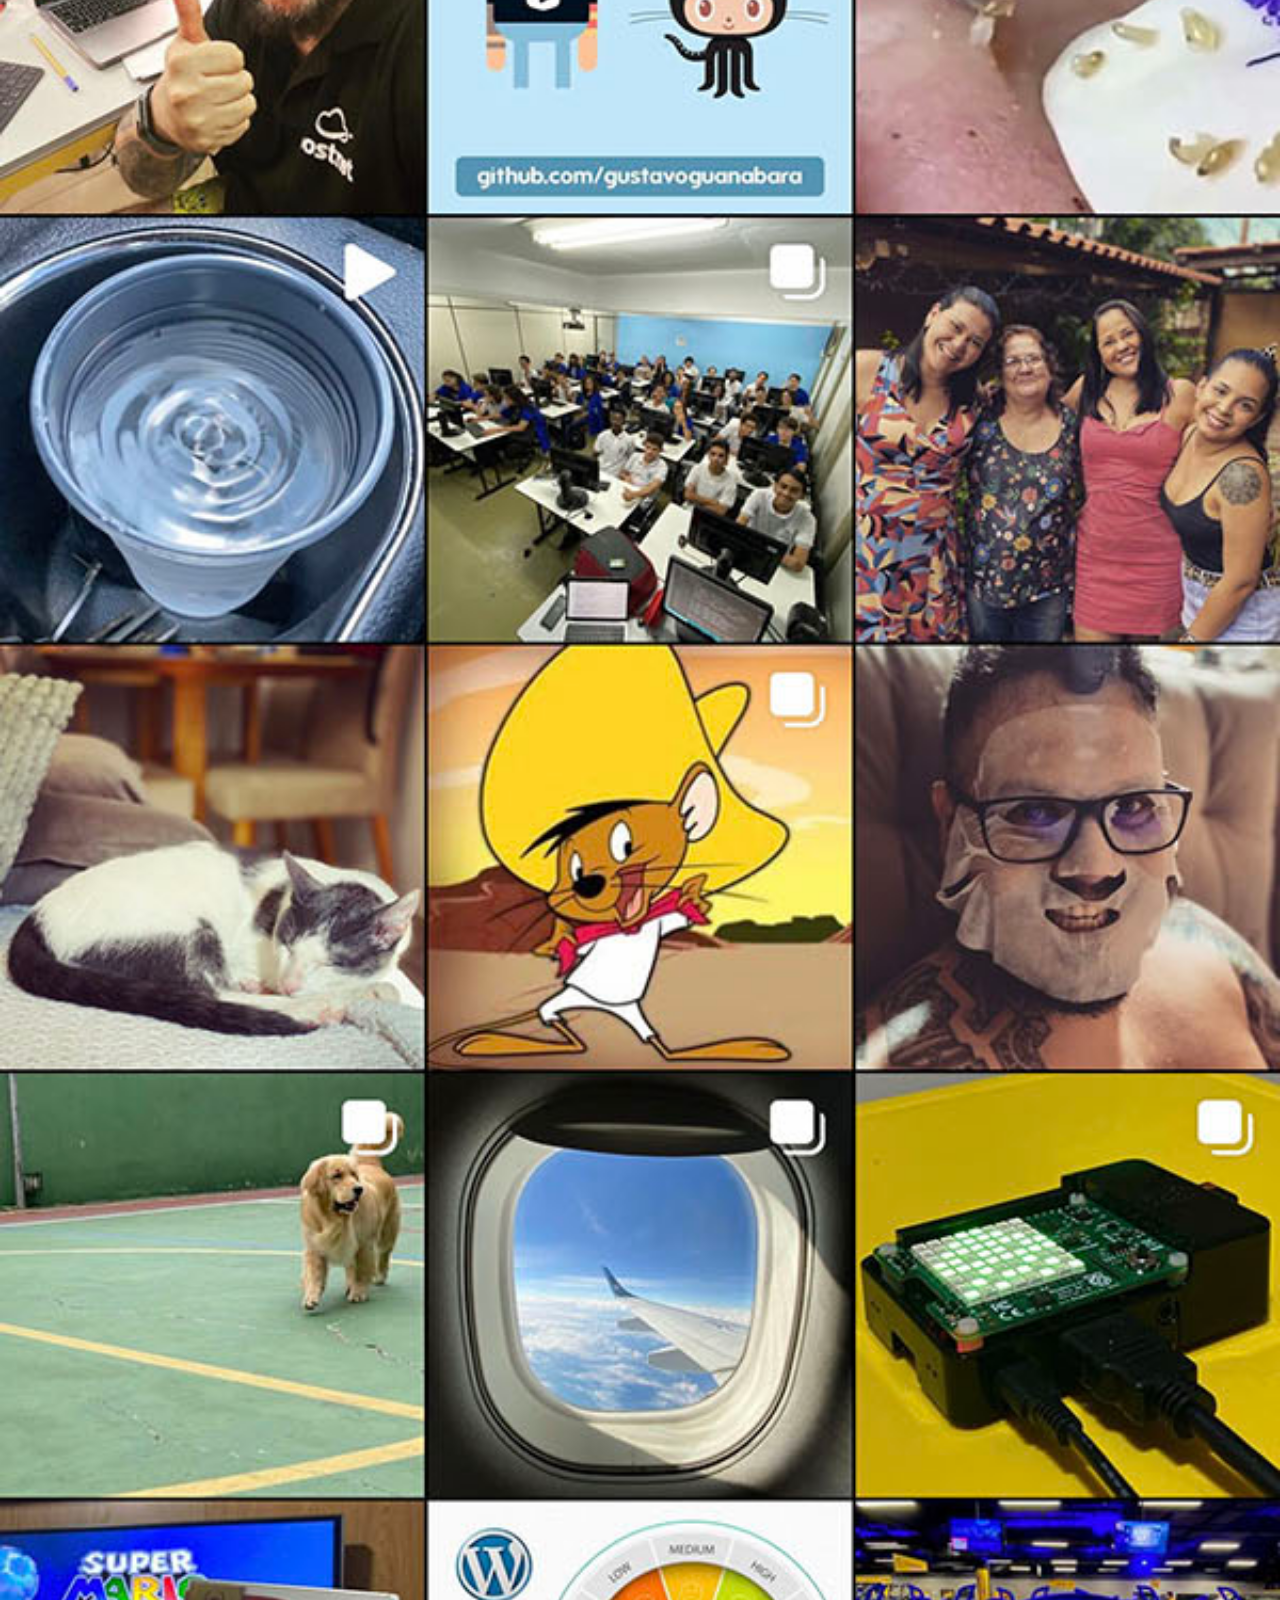
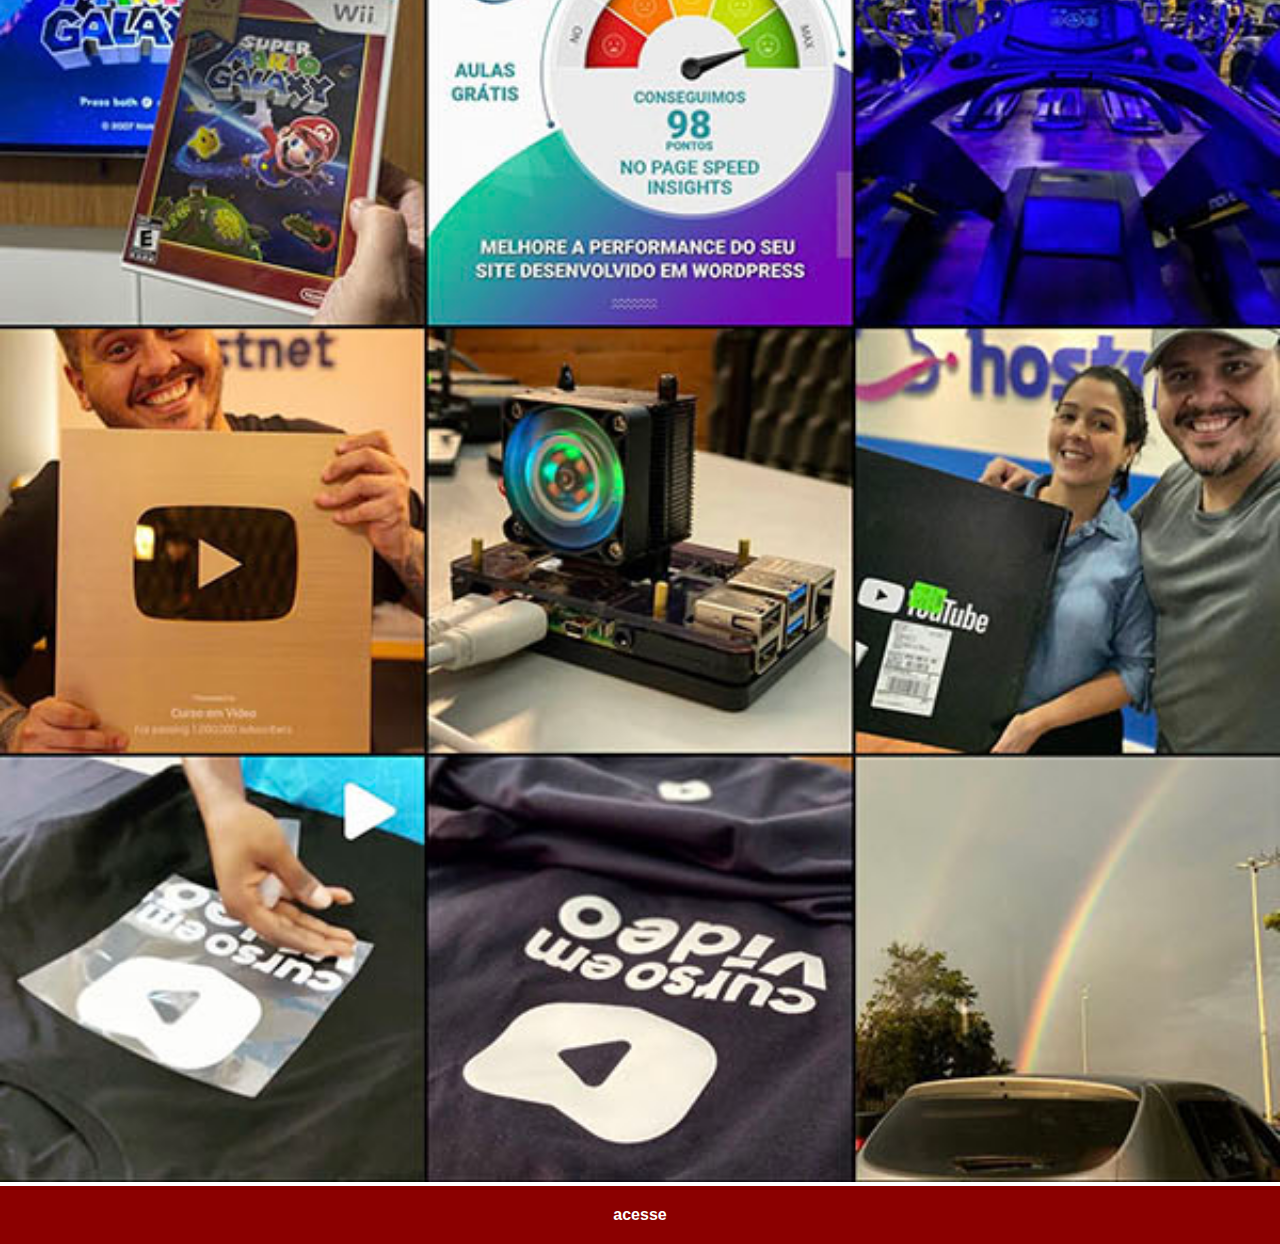
<file: instagram.html>
<!DOCTYPE html>
<html lang="pt-br">
    <link rel="stylesheet" href="estilos/social.css">
<head>
    <meta charset="UTF-8">
    <meta name="viewport" content="width=device-width, initial-scale=1.0">
    <title>instagram</title>
</head>
<body>
    <img src="imagens/tela-instagram.jpg" alt="instagram">
    <a href="https://www.instagram.com/">acesse</a>
</body>
</html>
</file>
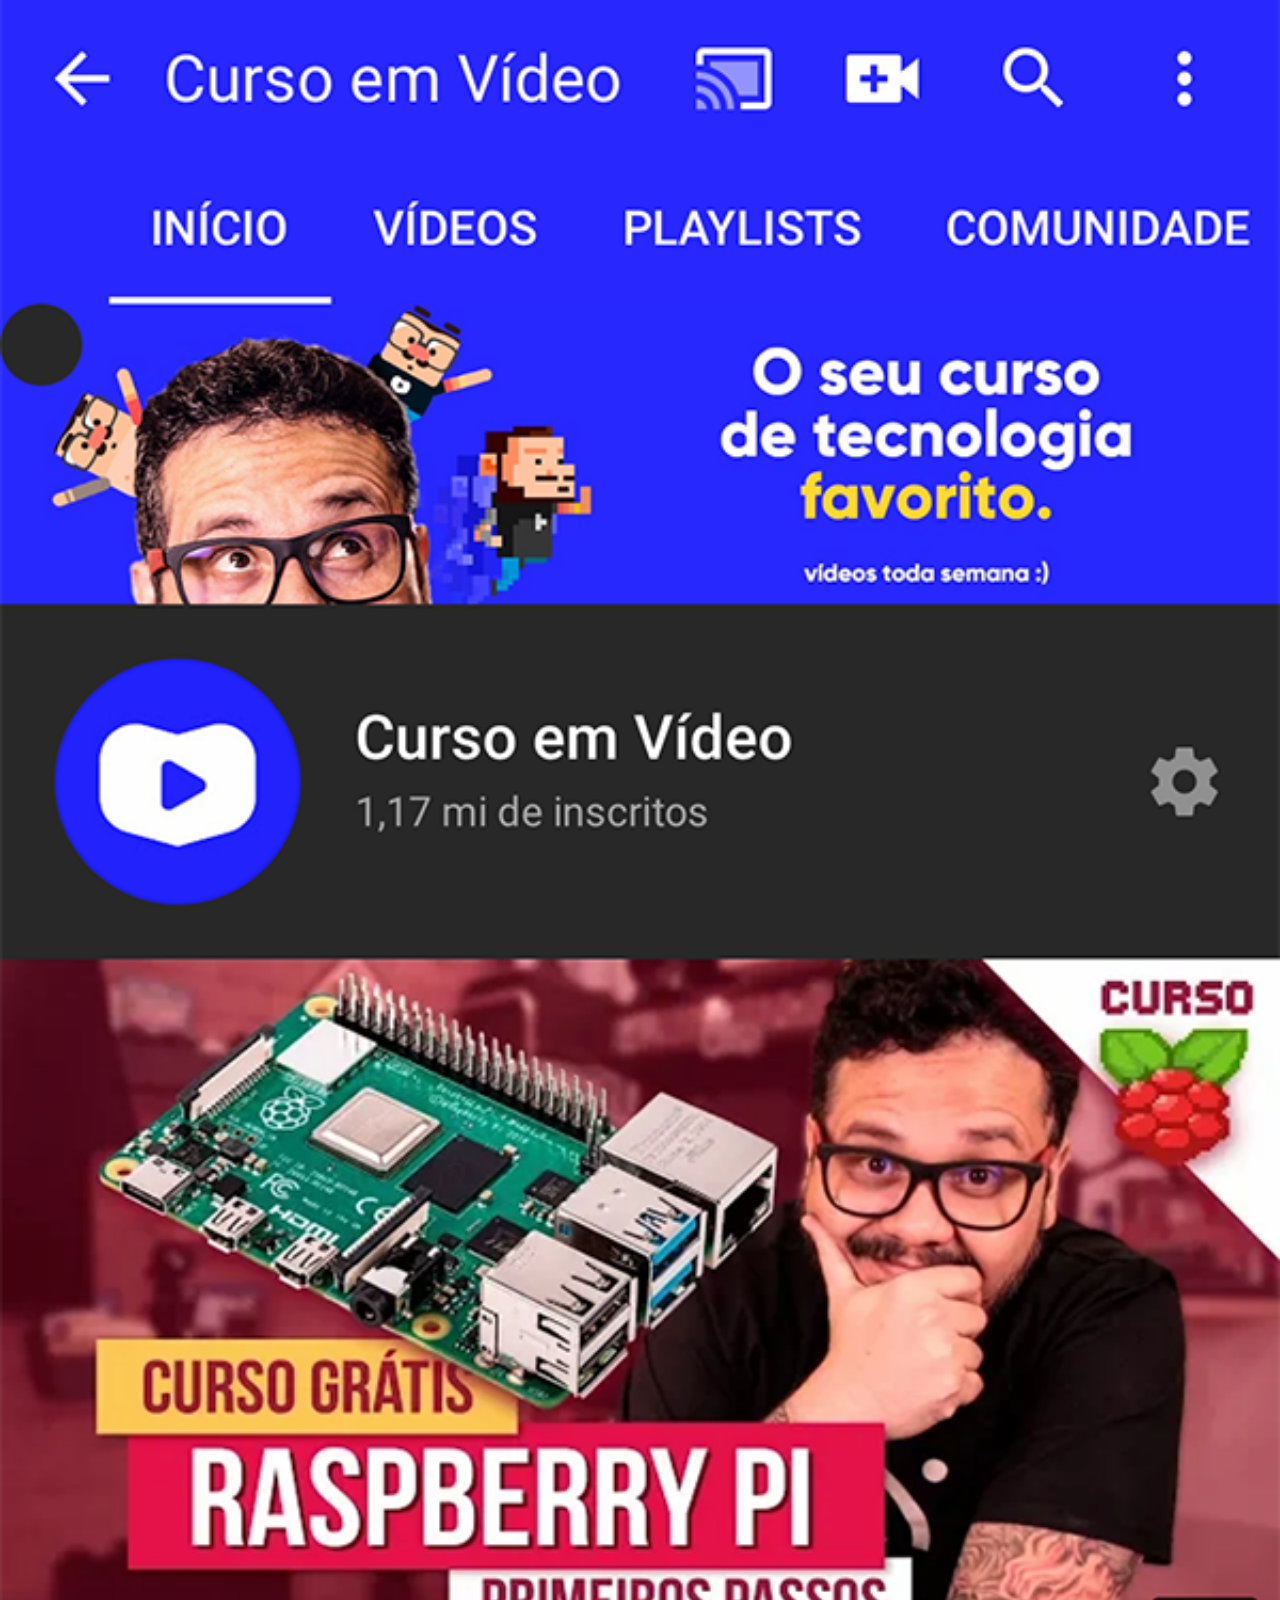
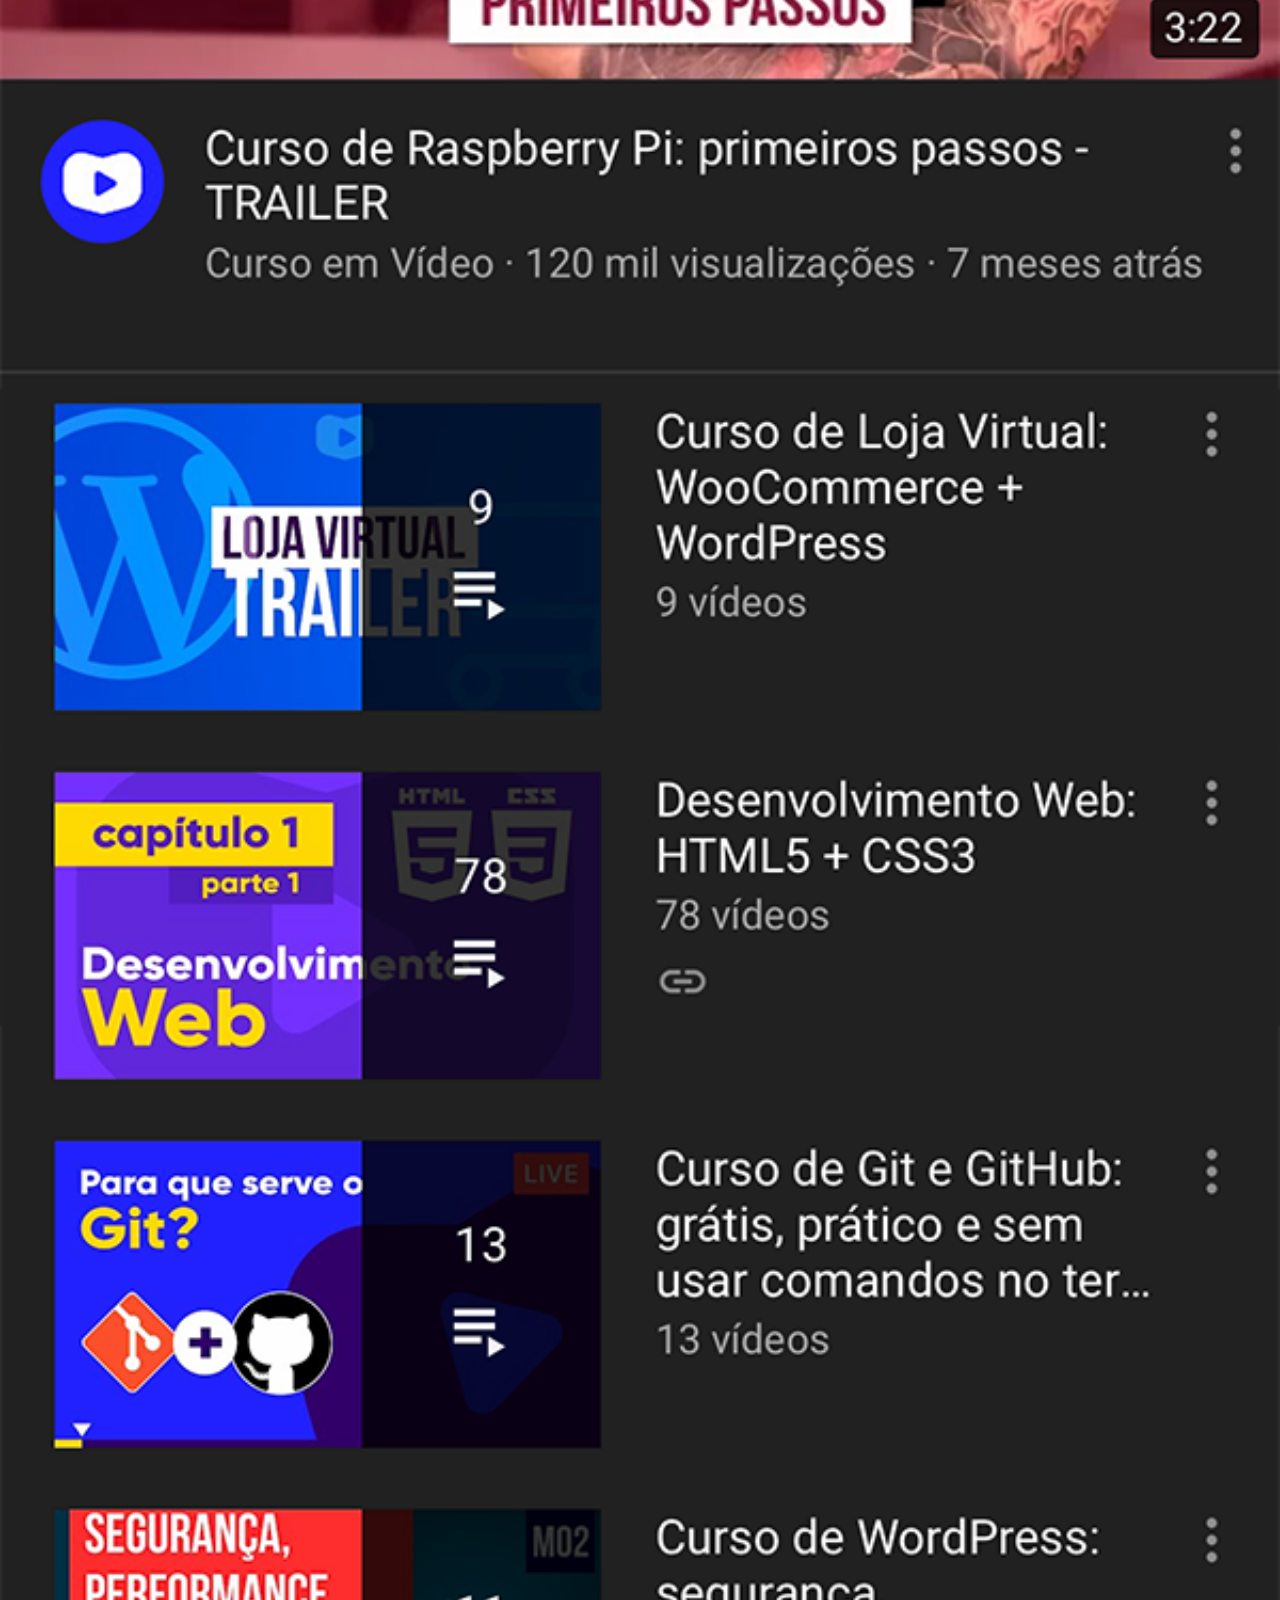
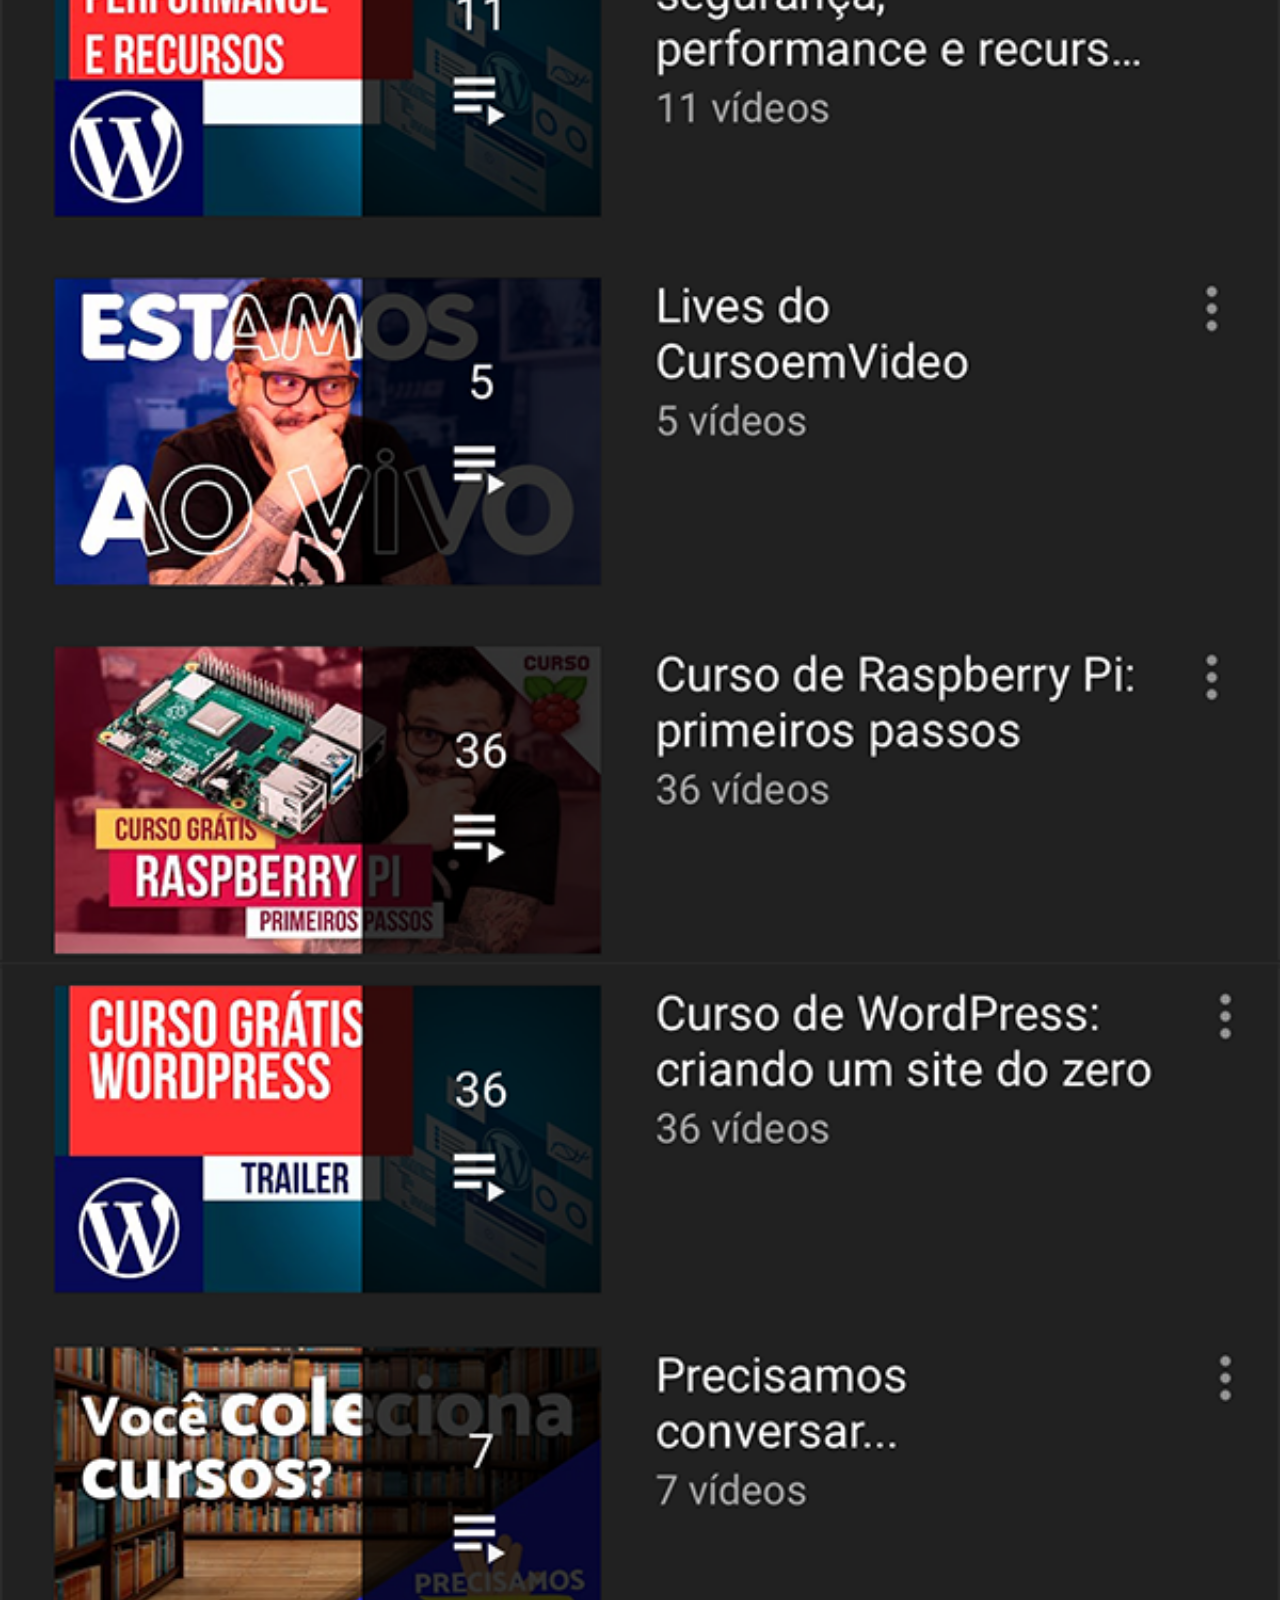
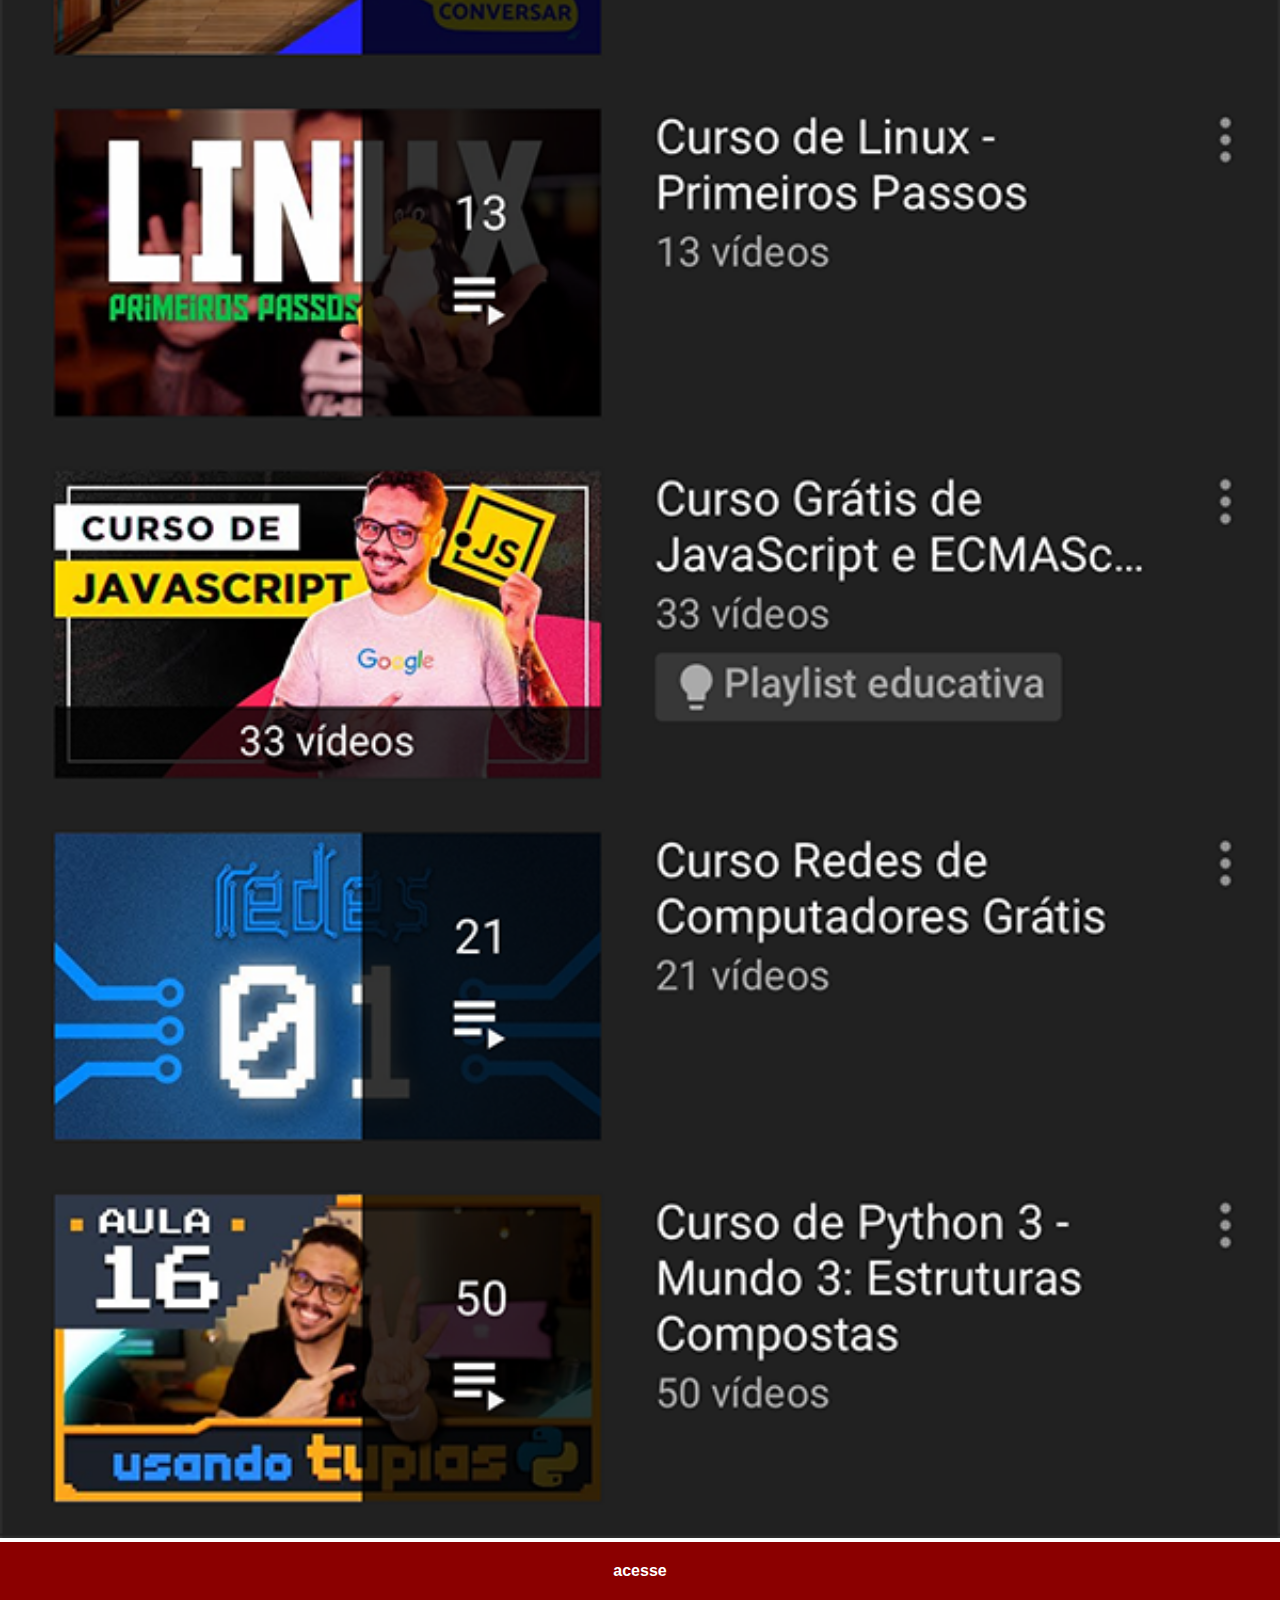
<file: youtube.html>
<!DOCTYPE html>
<html lang="pt-br">
<head>
    <meta charset="UTF-8">
    <meta name="viewport" content="width=device-width, initial-scale=1.0">
    <title>youtube</title>
    <link rel="stylesheet" href="estilos/social.css">
</head>
<body>
    <img src="imagens/tela-youtube.png" alt="youtube">
    <a href="https://www.youtube.com/watch?v=etro1BlI_Fw&t=5s" target="_blank">acesse</a>

   
</body>
</html>
</file>
<file: stilos/style.css>
@charset "UTF-8";

* {
    margin: 0px;
    padding: 0px;
    font-family: Arial, Helvetica, sans-serif;

}

html, body {
    height: 100vh;
    width: 100vw;
    background-color: black;
}

body {
    background: url(../imagens/fundo-madeira.jpg)no-repeat top center;
    background-size: cover;
    background-attachment: fixed;
   

}

main {
    height: 100vh;
    position: relative;
    
}

section#telefone {
    position: absolute;
    top: 50%;
    left: 50%;
    transform: translate(-50%, -50%);


    height: 627px;
    width: 311px;
    
    background:url(../imagens/frame-iphone.png) no-repeat;
}
iframe#tela {
    position: relative;
    top: 80px;
    left: 22px;
    height: 471px;
    width: 267px;
    

}

section#redes-sociais {
    text-align: right;
}

section#redes-sociais img {

    width: 50px;
    margin: 10px;
    border-radius: 50%;
    box-shadow: 2px 2px 5px black;
    box-sizing: border-box;
  



}
section#redes-sociais img:hover {
    
    transform: translate(-2px, -2px);  
    border: 2px solid white;
    box-shadow: 5px 5px 10px black;
    transition: transform .5s ,border 0.5s;
    
    
}
</file>
<file: estilos/social.css>
@charset "utf-8";

* {
    margin: 0px;
    padding: 0px;
    font-family: Arial, Helvetica, sans-serif;
  }
  ::-webkit-scrollbar {
      width: 0px;
      height: 0px;
  }




  img{
      width: 100vw;
   
  }
  a{
  display: block;
  background-color: darkred;
  text-align: center;
  padding: 20px;
  font-weight: bolder;
  text-decoration:none ;
  color: white;
  
  



  }
  
  a:hover {
      background-color:red;
  }
</file>
